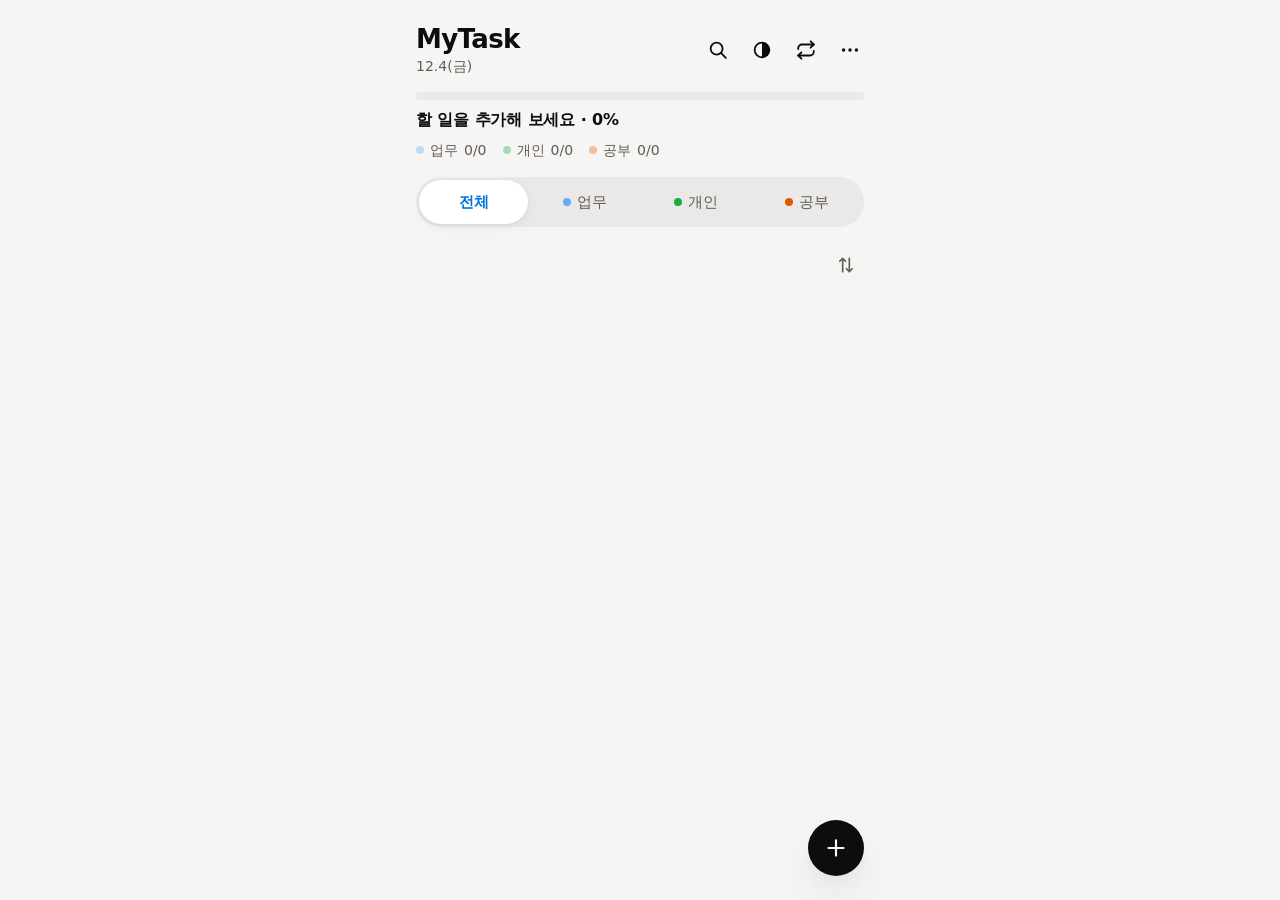
<file: index.html>
<!doctype html>
<html lang="ko">
  <head>
    <meta charset="utf-8" />
    <meta name="viewport" content="width=device-width, initial-scale=1, viewport-fit=cover" />
    <meta name="color-scheme" content="light dark" />
    <!-- 주소창·상태 표시줄 색: 바탕색과 같게 (다크 모드면 어두운 바탕색) -->
    <meta name="theme-color" content="#f6f5f4" media="(prefers-color-scheme: light)" />
    <meta name="theme-color" content="#191919" media="(prefers-color-scheme: dark)" />
    <meta name="description" content="매일 10~20개의 할 일을 관리하는 개인용 앱" />
    <title>MyTask</title>

    <!-- PWA: 홈 화면 추가·오프라인 (TRD 5.8) -->
    <link rel="manifest" href="./manifest.webmanifest" />
    <link rel="icon" href="./assets/icons/icon.svg" type="image/svg+xml" />
    <link rel="icon" href="./assets/icons/icon-192.png" type="image/png" sizes="192x192" />
    <!-- iPhone 홈 화면용 (iOS는 manifest 아이콘 대신 이것을 써요) -->
    <link rel="apple-touch-icon" href="./assets/icons/apple-touch-icon.png" />
    <meta name="apple-mobile-web-app-title" content="MyTask" />
    <meta name="mobile-web-app-capable" content="yes" />
    <meta name="apple-mobile-web-app-capable" content="yes" />
    <meta name="apple-mobile-web-app-status-bar-style" content="default" />
    <!-- 화면을 그리기 전에 저장된 화면 모드를 적용해요 (깜빡임 방지, PRD F12).
         js/ui/theme.js와 같은 규칙: 다크를 골랐거나, '시스템'인데 시스템이 다크면 data-theme="dark" -->
    <script>
      (function () {
        var theme = "system";
        try {
          theme = JSON.parse(localStorage.getItem("task-manager")).settings.theme || "system";
        } catch (e) {}
        var dark = theme === "dark" || (theme !== "light" && matchMedia("(prefers-color-scheme: dark)").matches);
        document.documentElement.dataset.theme = dark ? "dark" : "light";
      })();
    </script>
    <link rel="stylesheet" href="./css/base.css" />
    <link rel="stylesheet" href="./css/layout.css" />
    <link rel="stylesheet" href="./css/components.css" />
    <script type="module" src="./js/main.js"></script>
  </head>
  <body>
    <div class="app" id="app">
      <header class="app-header">
        <div class="app-header__top">
          <!-- 버튼이 4개라 좁은 화면을 위해 날짜는 제목 아래 줄에 둬요 (TL-021) -->
          <div class="app-header__heading">
            <h1 class="app-header__title">MyTask</h1>
            <time class="app-header__date" id="today-date"></time>
          </div>
          <div class="app-header__actions">
            <!-- 검색 (PRD F13) -->
            <button type="button" class="icon-btn" id="search-button" aria-label="할 일 검색" title="할 일 검색" aria-expanded="false" aria-controls="search-bar">
              <svg viewBox="0 0 24 24" width="22" height="22" aria-hidden="true" focusable="false" fill="none" stroke="currentColor" stroke-width="2" stroke-linecap="round">
                <circle cx="10.5" cy="10.5" r="6.5" />
                <path d="M15.5 15.5L20.5 20.5" />
              </svg>
            </button>
            <!-- 화면 모드 (PRD F12): 아이콘·이름은 js/ui/theme.js가 지금 모드에 맞춰 채워요 -->
            <button type="button" class="icon-btn" id="theme-button" aria-label="화면 모드"></button>
            <!-- 반복 일정 관리 (PRD F8): 반복 할 일의 🔁 표시와 같은 모양 -->
            <button type="button" class="icon-btn" id="rules-button" aria-label="반복 일정 관리" title="반복 일정 관리">
              <svg viewBox="0 0 24 24" width="22" height="22" aria-hidden="true" focusable="false" fill="none" stroke="currentColor" stroke-width="2" stroke-linecap="round" stroke-linejoin="round">
                <path d="M17 2.5l3.5 3.5-3.5 3.5" />
                <path d="M3.5 11V10a4 4 0 0 1 4-4h13" />
                <path d="M7 21.5L3.5 18 7 14.5" />
                <path d="M20.5 13v1a4 4 0 0 1-4 4h-13" />
              </svg>
            </button>
            <!-- 더보기: 자동 분류·내보내기/가져오기·휴지통 (PRD F18, F15, F17) -->
            <button type="button" class="icon-btn" id="more-button" aria-label="더보기 (자동 분류·데이터·휴지통)" title="더보기">
              <svg viewBox="0 0 24 24" width="22" height="22" aria-hidden="true" focusable="false" fill="currentColor">
                <circle cx="5" cy="12" r="1.9" />
                <circle cx="12" cy="12" r="1.9" />
                <circle cx="19" cy="12" r="1.9" />
              </svg>
            </button>
          </div>
        </div>

        <!-- 검색창 (PRD F13): 🔍를 누르면 열려요 -->
        <div class="search-bar" id="search-bar" role="search" hidden>
          <input
            class="field__input search-bar__input"
            id="search-input"
            type="search"
            placeholder="할 일 검색"
            aria-label="할 일 검색"
            autocomplete="off"
            enterkeyhint="search"
          />
          <button type="button" class="icon-btn" id="search-close" aria-label="검색 닫기" title="검색 닫기">
            <svg viewBox="0 0 24 24" width="20" height="20" aria-hidden="true" focusable="false" fill="none" stroke="currentColor" stroke-width="2" stroke-linecap="round">
              <path d="M6 6l12 12M18 6L6 18" />
            </svg>
          </button>
        </div>

        <section class="progress-panel" aria-label="오늘의 진행률">
          <div
            class="progress"
            id="progress-bar"
            role="progressbar"
            aria-label="오늘의 진행률"
            aria-valuemin="0"
            aria-valuemax="100"
            aria-valuenow="0"
          >
            <div class="progress__fill" id="progress-fill"></div>
          </div>
          <p class="progress-panel__text" id="progress-text"></p>
          <ul class="category-stats" id="category-stats" aria-label="카테고리별 진행률"></ul>
          <p class="banner" id="celebration" role="status" hidden>🎉 오늘 할 일을 모두 끝냈어요!</p>
        </section>

        <div class="filters" id="filters" role="group" aria-label="카테고리 필터"></div>
      </header>

      <main class="app-main" id="lists">
        <!-- 목록 도구 줄: 왼쪽 검색 결과 수(F13), 오른쪽 정렬 아이콘(F14, TL-022) -->
        <div class="list-toolbar">
          <p class="list-toolbar__info" id="search-info" role="status" hidden></p>
          <div class="sort-control">
            <button
              type="button"
              class="sort-button"
              id="sort-button"
              aria-haspopup="menu"
              aria-expanded="false"
              aria-controls="sort-menu"
              aria-label="정렬: 직접 정렬"
              title="정렬"
            >
              <!-- 위·아래 화살표 (헤더 아이콘과 같은 선 굵기) -->
              <svg viewBox="0 0 24 24" width="20" height="20" aria-hidden="true" focusable="false" fill="none" stroke="currentColor" stroke-width="2" stroke-linecap="round" stroke-linejoin="round">
                <path d="M8 4v16M4.5 7.5L8 4l3.5 3.5" />
                <path d="M16 20V4M12.5 16.5L16 20l3.5-3.5" />
              </svg>
              <!-- 직접 정렬이 아닐 때만 정렬 이름이 보여요 -->
              <span class="sort-button__label" id="sort-label" hidden></span>
            </button>
            <ul class="sort-menu" id="sort-menu" role="menu" aria-label="정렬" hidden></ul>
          </div>
        </div>
        <ul class="todo-list" id="active-list" aria-label="할 일"></ul>
        <p class="empty-message" id="empty-message" hidden></p>
        <!-- 드래그 손잡이 안내와 옮긴 결과: 화면 읽기 프로그램용 (TRD 7장) -->
        <p class="sr-only" id="drag-hint">끌어서 옮기거나, 위·아래 화살표 키로 한 칸씩 옮겨요</p>
        <!-- 순서 옮김·화면 모드 바꿈 등의 결과를 화면 읽기 프로그램에 알려요 -->
        <p class="sr-only" id="live-status" aria-live="polite"></p>

        <section class="done-section" id="done-section" aria-labelledby="done-heading" hidden>
          <h2 class="section-divider" id="done-heading">완료 (<span id="done-count">0</span>)</h2>
          <ul class="todo-list" id="done-list" aria-label="완료한 할 일"></ul>
        </section>

        <details class="prev-section" id="prev-section" hidden>
          <summary class="section-divider prev-section__summary">
            이전에 완료한 항목 (<span id="prev-count">0</span>)
          </summary>
          <ul class="todo-list" id="prev-list" aria-label="이전에 완료한 할 일"></ul>
        </details>

        <div class="list-actions">
          <button type="button" class="btn btn--text" id="clear-completed" hidden>
            완료한 항목 모두 지우기
          </button>
        </div>
      </main>

      <button type="button" class="fab" id="add-button" aria-label="할 일 추가">
        <!-- 헤더 아이콘과 같은 선 굵기(2)의 + -->
        <svg viewBox="0 0 24 24" width="26" height="26" aria-hidden="true" focusable="false">
          <path d="M12 5v14M5 12h14" fill="none" stroke="currentColor" stroke-width="2" stroke-linecap="round" />
        </svg>
      </button>
    </div>

    <section class="rules-view" id="rules-view" role="dialog" aria-modal="true" aria-labelledby="rules-title" hidden>
      <header class="rules-view__header">
        <button type="button" class="icon-btn" id="rules-close" aria-label="닫기">
          <svg viewBox="0 0 24 24" width="24" height="24" aria-hidden="true" focusable="false">
            <path d="M15 5l-7 7 7 7" fill="none" stroke="currentColor" stroke-width="2.4" stroke-linecap="round" stroke-linejoin="round" />
          </svg>
        </button>
        <h2 class="rules-view__title" id="rules-title">반복 일정 관리</h2>
      </header>
      <div class="rules-view__body">
        <ul class="rule-list" id="rule-list" aria-label="반복 일정"></ul>
        <p class="empty-message" id="rules-empty">아직 반복 일정이 없어요</p>
        <p class="rules-view__hint">반복 일정을 고치면 다음에 생기는 할 일부터 바뀌어요. 지워도 이미 생긴 할 일은 남아요.</p>
        <button type="button" class="btn btn--primary btn--block" id="rules-add">+ 새 반복 일정</button>
      </div>
    </section>

    <!-- 더보기 (PRD F18 자동 분류, F15 내보내기·가져오기, F17 휴지통). 정렬은 목록 위 아이콘으로 옮겼어요 (TL-022) -->
    <section class="rules-view more-view" id="more-view" role="dialog" aria-modal="true" aria-labelledby="more-title" hidden>
      <header class="rules-view__header">
        <button type="button" class="icon-btn" id="more-close" aria-label="닫기">
          <svg viewBox="0 0 24 24" width="24" height="24" aria-hidden="true" focusable="false">
            <path d="M15 5l-7 7 7 7" fill="none" stroke="currentColor" stroke-width="2.4" stroke-linecap="round" stroke-linejoin="round" />
          </svg>
        </button>
        <h2 class="rules-view__title" id="more-title">더보기</h2>
      </header>
      <div class="rules-view__body">
        <section class="more-section" aria-labelledby="auto-title">
          <h3 class="section-divider" id="auto-title">자동 분류</h3>
          <label class="switch-row">
            <span class="switch-row__text">
              <span class="switch-row__label">키워드로 카테고리 자동 선택</span>
              <span class="switch-row__hint">할 일을 추가할 때 내용에 키워드가 있으면 카테고리를 골라 줘요</span>
            </span>
            <input type="checkbox" class="switch" id="auto-enabled" role="switch" />
          </label>
          <fieldset class="keyword-fields" id="keyword-fields">
            <legend class="sr-only">카테고리별 키워드</legend>
          </fieldset>
          <p class="field__warning" id="keyword-conflicts" role="status" hidden></p>
          <p class="rules-view__hint">쉼표로 구분해요. 입력을 마치면(다른 곳을 누르면) 저장돼요. 직접 고른 카테고리가 언제나 우선이에요.</p>
          <button type="button" class="btn btn--text" id="keywords-reset">기본 키워드로 되돌리기</button>
        </section>

        <section class="more-section" aria-labelledby="data-title">
          <h3 class="section-divider" id="data-title">데이터</h3>
          <div class="more-actions">
            <button type="button" class="btn btn--ghost btn--block" id="export-button">JSON으로 내보내기</button>
            <button type="button" class="btn btn--ghost btn--block" id="import-button">JSON 가져오기</button>
            <input type="file" id="import-file" accept=".json,application/json" hidden />
          </div>
          <p class="rules-view__hint">가져오면 지금 데이터가 가져온 파일로 바뀌어요. 바뀌기 전 데이터는 자동으로 백업해 두고, 바로 되돌릴 수 있어요.</p>
        </section>

        <section class="more-section" aria-labelledby="trash-title">
          <h3 class="section-divider" id="trash-title">휴지통 (<span id="trash-count">0</span>)</h3>
          <ul class="rule-list" id="trash-list" aria-label="지운 항목"></ul>
          <p class="empty-message" id="trash-empty">휴지통이 비어 있어요</p>
          <p class="rules-view__hint">지운 할 일·반복 일정은 30일 동안(최대 100개) 여기 남아요.</p>
          <button type="button" class="btn btn--text" id="trash-empty-button" hidden>휴지통 비우기</button>
        </section>
      </div>
    </section>

    <div class="sheet-backdrop" id="sheet-backdrop"></div>
    <section
      class="sheet"
      id="todo-sheet"
      role="dialog"
      aria-modal="true"
      aria-labelledby="sheet-title"
      inert
    >
      <form class="sheet__form" id="todo-form" novalidate>
        <h2 class="sheet__title" id="sheet-title">할 일 추가</h2>

        <div class="field">
          <label class="field__label" for="todo-text">할 일</label>
          <input
            class="field__input"
            id="todo-text"
            name="text"
            type="text"
            maxlength="100"
            autocomplete="off"
            enterkeyhint="done"
            placeholder="무엇을 할까요?"
          />
          <p class="field__count" aria-live="polite"><span id="todo-count">0</span>/100</p>
          <!-- 중복 확인 (PRD F16): 막지 않고 알려만 줘요 -->
          <p class="field__warning" id="dup-warning" role="status" hidden></p>
        </div>

        <fieldset class="field field--choices">
          <legend class="field__label">카테고리</legend>
          <div class="chips" id="sheet-categories"></div>
          <!-- 키워드 자동 분류 안내 (PRD F18) -->
          <p class="field__hint" id="auto-category-hint" role="status" hidden></p>
        </fieldset>

        <fieldset class="field field--choices" id="repeat-field">
          <legend class="field__label">반복</legend>
          <div class="chips chips--4" id="repeat-types"></div>
          <div class="chips chips--days" id="repeat-days" role="group" aria-label="반복할 요일" hidden></div>
        </fieldset>

        <!-- 반복으로 생긴 할 일을 수정할 때만 보여요 (TRD 5.9) -->
        <p class="repeat-note" id="repeat-note" hidden></p>

        <div class="sheet__actions">
          <button type="button" class="btn btn--danger" id="sheet-delete" hidden>삭제</button>
          <span class="sheet__spacer"></span>
          <button type="button" class="btn btn--ghost" data-sheet-close>취소</button>
          <button type="submit" class="btn btn--primary" id="sheet-save" disabled>저장</button>
        </div>
      </form>
    </section>
    <!-- 짧은 알림 + 되돌리기 (PRD F17). 화면 읽기 프로그램에도 읽혀요 -->
    <div class="toast" id="toast" role="status" aria-live="polite">
      <span class="toast__message" id="toast-message"></span>
      <button type="button" class="toast__action" id="toast-action" hidden></button>
    </div>
  </body>
</html>
</file>
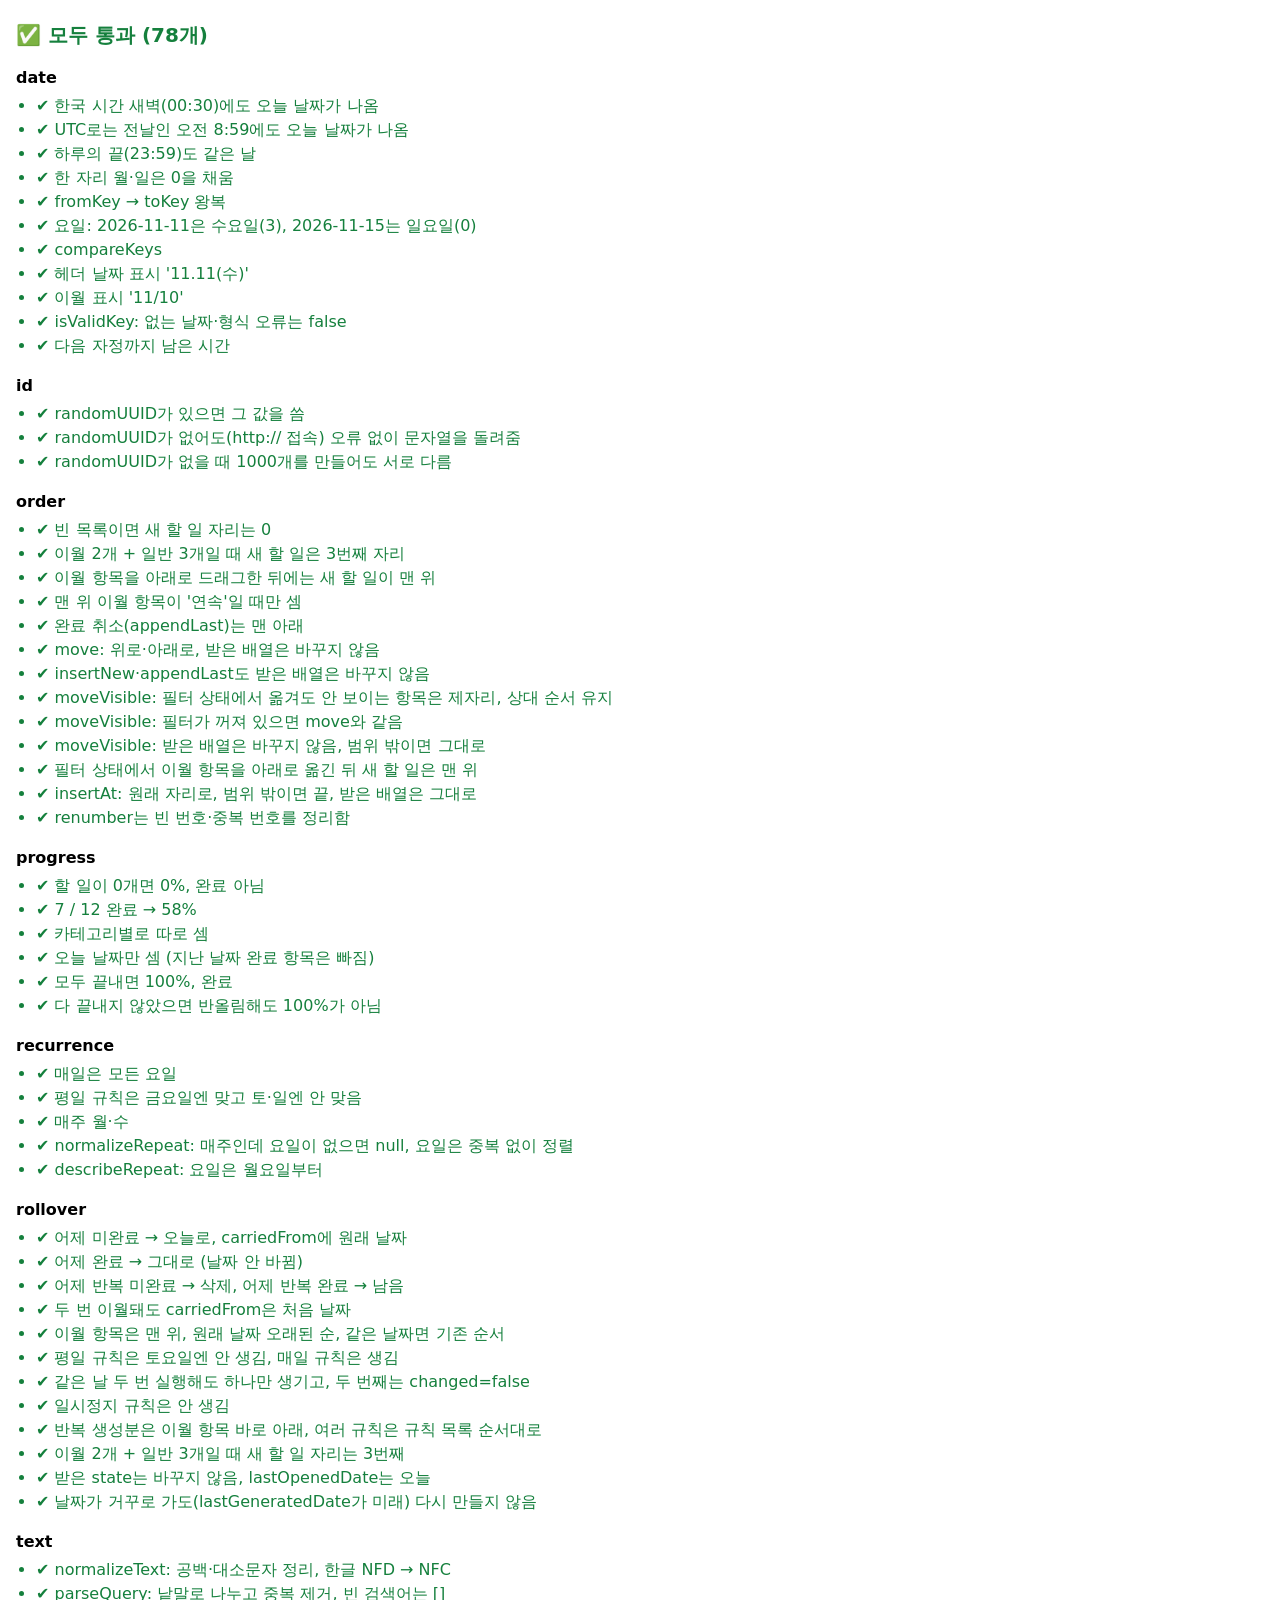
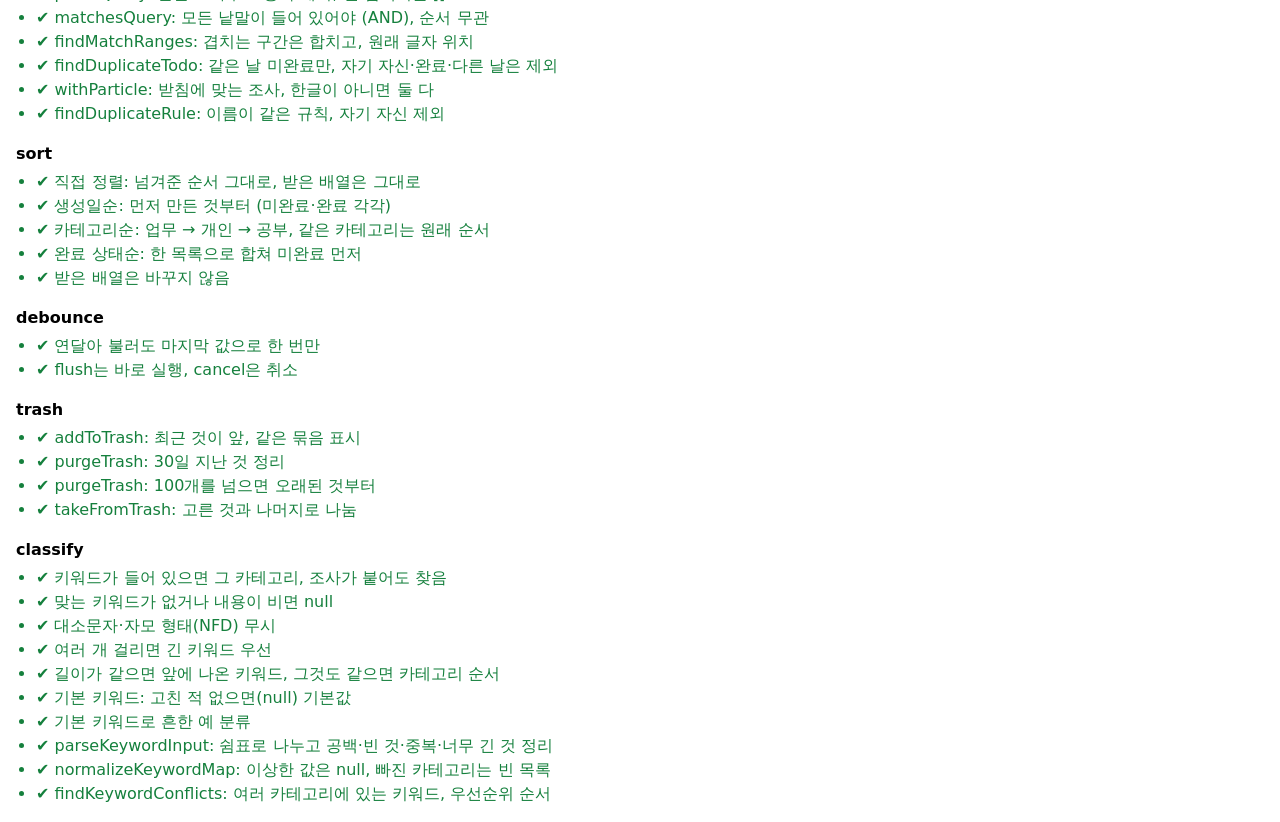
<file: tests/core.test.html>
<!doctype html>
<html lang="ko">
  <head>
    <meta charset="utf-8" />
    <meta name="viewport" content="width=device-width, initial-scale=1" />
    <title>core 테스트</title>
    <link rel="icon" href="data:," />
    <style>
      body { font-family: system-ui, sans-serif; margin: 16px; line-height: 1.5; }
      #summary { font-size: 1.25rem; font-weight: 700; margin-bottom: 12px; }
      .pass { color: #15803d; }
      .fail { color: #b91c1c; }
      h2 { font-size: 1rem; margin: 16px 0 4px; }
      ul { margin: 0; padding-left: 20px; }
      pre { margin: 2px 0 6px; white-space: pre-wrap; font-size: 0.8125rem; }
    </style>
  </head>
  <body>
    <p id="summary">실행 중…</p>
    <div id="results"></div>

    <script type="module">
      import {
        toKey, todayKey, fromKey, weekdayOf, compareKeys, formatHeaderDate,
        formatMonthDay, isValidKey, msUntilNextMidnight,
      } from "../js/core/date.js";
      import { matches, normalizeRepeat, describeRepeat } from "../js/core/recurrence.js";
      import { runRollover } from "../js/core/rollover.js";
      import { normalizeText, parseQuery, matchesQuery, findMatchRanges, findDuplicateTodo, findDuplicateRule, withParticle } from "../js/core/text.js";
      import { sortForView } from "../js/core/sort.js";
      import { debounce } from "../js/core/debounce.js";
      import { addToTrash, purgeTrash, takeFromTrash } from "../js/core/trash.js";
      import { classify, effectiveKeywords, parseKeywordInput, normalizeKeywordMap, findKeywordConflicts } from "../js/core/classify.js";
      import { DEFAULT_CATEGORY_KEYWORDS } from "../js/constants.js";
      import { createId } from "../js/core/id.js";
      import { insertIndex, insertNew, insertAt, appendLast, move, moveVisible, renumber } from "../js/core/order.js";
      import { calcProgress, toPercent } from "../js/core/progress.js";

      // ---------- 아주 작은 테스트 도구 ----------
      const results = [];
      let group = "";
      const describe = (name, fn) => { group = name; fn(); };
      function test(name, fn) {
        try {
          fn();
          results.push({ group, name, ok: true });
        } catch (error) {
          results.push({ group, name, ok: false, message: error.message });
        }
      }
      function eq(actual, expected, label = "") {
        const a = JSON.stringify(actual);
        const e = JSON.stringify(expected);
        if (a !== e) throw new Error(`${label ? label + ": " : ""}기대 ${e}, 실제 ${a}`);
      }
      function ok(value, label = "참이어야 해요") {
        if (!value) throw new Error(label);
      }

      // 테스트용 할 일 (필요한 필드만)
      const todo = (id, carriedFrom = null) => ({ id, carriedFrom, order: -1 });
      const ids = (list) => list.map((t) => t.id);
      const orders = (list) => list.map((t) => t.order);
      const isContinuous = (list) => list.every((t, i) => t.order === i);

      // ---------- date ----------
      describe("date", () => {
        test("한국 시간 새벽(00:30)에도 오늘 날짜가 나옴", () => {
          eq(toKey(new Date(2026, 10, 11, 0, 30)), "2026-11-11");
        });
        test("UTC로는 전날인 오전 8:59에도 오늘 날짜가 나옴", () => {
          eq(todayKey(new Date(2026, 10, 11, 8, 59)), "2026-11-11");
        });
        test("하루의 끝(23:59)도 같은 날", () => {
          eq(toKey(new Date(2026, 10, 11, 23, 59, 59)), "2026-11-11");
        });
        test("한 자리 월·일은 0을 채움", () => {
          eq(toKey(new Date(2026, 0, 5)), "2026-01-05");
        });
        test("fromKey → toKey 왕복", () => {
          eq(toKey(fromKey("2026-02-28")), "2026-02-28");
        });
        test("요일: 2026-11-11은 수요일(3), 2026-11-15는 일요일(0)", () => {
          eq(weekdayOf("2026-11-11"), 3);
          eq(weekdayOf("2026-11-15"), 0);
        });
        test("compareKeys", () => {
          ok(compareKeys("2026-11-10", "2026-11-11") < 0, "어제 < 오늘");
          ok(compareKeys("2026-12-01", "2026-11-30") > 0, "12월 > 11월");
          eq(compareKeys("2026-11-11", "2026-11-11"), 0);
        });
        test("헤더 날짜 표시 '11.11(수)'", () => {
          eq(formatHeaderDate("2026-11-11"), "11.11(수)");
          eq(formatHeaderDate("2026-01-04"), "1.4(일)");
        });
        test("이월 표시 '11/10'", () => {
          eq(formatMonthDay("2026-11-10"), "11/10");
          eq(formatMonthDay("2026-01-05"), "1/5");
        });
        test("isValidKey: 없는 날짜·형식 오류는 false", () => {
          eq(isValidKey("2026-11-12"), true);
          eq(isValidKey("2026-02-30"), false);
          eq(isValidKey("2026-1-5"), false);
          eq(isValidKey("내일"), false);
          eq(isValidKey(null), false);
        });
        test("다음 자정까지 남은 시간", () => {
          eq(msUntilNextMidnight(new Date(2026, 10, 11, 23, 59, 0)), 60 * 1000);
          eq(msUntilNextMidnight(new Date(2026, 10, 11, 0, 0, 0)), 24 * 60 * 60 * 1000);
          eq(msUntilNextMidnight(new Date(2026, 11, 31, 23, 0, 0)), 60 * 60 * 1000, "연말");
        });
      });

      // ---------- id ----------
      describe("id", () => {
        test("randomUUID가 있으면 그 값을 씀", () => {
          eq(createId({ randomUUID: () => "uuid-1" }), "uuid-1");
        });
        test("randomUUID가 없어도(http:// 접속) 오류 없이 문자열을 돌려줌", () => {
          const id = createId(undefined);
          ok(typeof id === "string" && id.length > 5, "문자열이어야 해요");
          eq(typeof createId({}), "string");
        });
        test("randomUUID가 없을 때 1000개를 만들어도 서로 다름", () => {
          const set = new Set();
          for (let i = 0; i < 1000; i += 1) set.add(createId(undefined));
          eq(set.size, 1000);
        });
      });

      // ---------- order ----------
      describe("order", () => {
        test("빈 목록이면 새 할 일 자리는 0", () => {
          eq(insertIndex([]), 0);
          eq(ids(renumber(insertNew([], todo("n")))), ["n"]);
        });
        test("이월 2개 + 일반 3개일 때 새 할 일은 3번째 자리", () => {
          const list = [todo("c1", "2026-11-09"), todo("c2", "2026-11-10"), todo("a"), todo("b"), todo("c")];
          eq(insertIndex(list), 2);
          const next = renumber(insertNew(list, todo("new")));
          eq(ids(next), ["c1", "c2", "new", "a", "b", "c"]);
          ok(isContinuous(next), "order가 0부터 빈틈없이 이어져야 해요");
        });
        test("이월 항목을 아래로 드래그한 뒤에는 새 할 일이 맨 위", () => {
          const list = renumber([todo("c1", "2026-11-10"), todo("a"), todo("b")]);
          const dragged = renumber(move(list, 0, 2));
          eq(ids(dragged), ["a", "b", "c1"]);
          eq(insertIndex(dragged), 0);
          const next = renumber(insertNew(dragged, todo("new")));
          eq(ids(next), ["new", "a", "b", "c1"]);
          ok(isContinuous(next));
        });
        test("맨 위 이월 항목이 '연속'일 때만 셈", () => {
          const list = [todo("c1", "2026-11-10"), todo("a"), todo("c2", "2026-11-10")];
          eq(insertIndex(list), 1);
        });
        test("완료 취소(appendLast)는 맨 아래", () => {
          const list = renumber([todo("c1", "2026-11-10"), todo("a"), todo("b")]);
          const next = renumber(appendLast(list, todo("undone")));
          eq(ids(next), ["c1", "a", "b", "undone"]);
          ok(isContinuous(next));
        });
        test("move: 위로·아래로, 받은 배열은 바꾸지 않음", () => {
          const list = [todo("a"), todo("b"), todo("c"), todo("d")];
          eq(ids(move(list, 3, 0)), ["d", "a", "b", "c"]);
          eq(ids(move(list, 0, 2)), ["b", "c", "a", "d"]);
          eq(ids(move(list, 1, 99)), ["a", "c", "d", "b"]);
          eq(ids(list), ["a", "b", "c", "d"], "원본");
        });
        test("insertNew·appendLast도 받은 배열은 바꾸지 않음", () => {
          const list = [todo("a")];
          insertNew(list, todo("x"));
          appendLast(list, todo("y"));
          eq(ids(list), ["a"]);
        });
        test("moveVisible: 필터 상태에서 옮겨도 안 보이는 항목은 제자리, 상대 순서 유지", () => {
          // w = 업무(보임), p = 개인(안 보임)
          const list = ["w1", "p1", "w2", "p2", "w3", "p3"].map((id) => todo(id));
          const isWork = (t) => t.id.startsWith("w");
          const next = renumber(moveVisible(list, isWork, 2, 0)); // 보이는 것 중 3번째(w3)를 맨 위로
          eq(ids(next), ["w3", "p1", "w1", "p2", "w2", "p3"]);
          eq(ids(next.filter((t) => !isWork(t))), ["p1", "p2", "p3"], "안 보이는 항목 순서");
          eq(next.filter((t) => !isWork(t)).map((t) => list.indexOf(t)), [1, 3, 5], "안 보이는 항목 자리");
          ok(isContinuous(next));
        });
        test("moveVisible: 필터가 꺼져 있으면 move와 같음", () => {
          const list = ["a", "b", "c", "d"].map((id) => todo(id));
          eq(ids(moveVisible(list, () => true, 0, 3)), ids(move(list, 0, 3)));
        });
        test("moveVisible: 받은 배열은 바꾸지 않음, 범위 밖이면 그대로", () => {
          const list = ["w1", "p1", "w2"].map((id) => todo(id));
          const isWork = (t) => t.id.startsWith("w");
          eq(ids(moveVisible(list, isWork, 5, 0)), ["w1", "p1", "w2"]);
          moveVisible(list, isWork, 0, 1);
          eq(ids(list), ["w1", "p1", "w2"]);
        });
        test("필터 상태에서 이월 항목을 아래로 옮긴 뒤 새 할 일은 맨 위", () => {
          const list = renumber([todo("c1", "2026-11-10"), todo("w1"), todo("p1")]);
          const isWork = (t) => t.id !== "p1";
          const dragged = renumber(moveVisible(list, isWork, 0, 1)); // 보이는 [c1, w1] → [w1, c1]
          eq(ids(dragged), ["w1", "c1", "p1"]);
          eq(ids(renumber(insertNew(dragged, todo("new")))), ["new", "w1", "c1", "p1"]);
        });
        test("insertAt: 원래 자리로, 범위 밖이면 끝, 받은 배열은 그대로", () => {
          const list = [todo("a"), todo("b"), todo("c")];
          eq(ids(insertAt(list, todo("x"), 1)), ["a", "x", "b", "c"]);
          eq(ids(insertAt(list, todo("x"), 99)), ["a", "b", "c", "x"]);
          eq(ids(insertAt(list, todo("x"), -3)), ["x", "a", "b", "c"]);
          eq(ids(insertAt(list, todo("x"), undefined)), ["a", "b", "c", "x"]);
          eq(ids(list), ["a", "b", "c"]);
        });
        test("renumber는 빈 번호·중복 번호를 정리함", () => {
          const list = [{ id: "a", order: 5 }, { id: "b", order: 5 }, { id: "c", order: 9 }];
          eq(orders(renumber(list)), [0, 1, 2]);
        });
      });

      // ---------- progress ----------
      describe("progress", () => {
        const T = "2026-11-11";
        const p = (category, done, date = T) => ({ category, done, date });

        test("할 일이 0개면 0%, 완료 아님", () => {
          const r = calcProgress([], T);
          eq([r.total, r.done, r.percent, r.isComplete], [0, 0, 0, false]);
          eq(r.byCategory, { work: { total: 0, done: 0 }, personal: { total: 0, done: 0 }, study: { total: 0, done: 0 } });
        });
        test("7 / 12 완료 → 58%", () => {
          const todos = [...Array(7)].map(() => p("work", true)).concat([...Array(5)].map(() => p("work", false)));
          const r = calcProgress(todos, T);
          eq([r.done, r.total, r.percent], [7, 12, 58]);
        });
        test("카테고리별로 따로 셈", () => {
          const todos = [
            p("work", true), p("work", false), p("work", true),
            p("personal", false),
            p("study", true),
          ];
          const r = calcProgress(todos, T);
          eq(r.byCategory, { work: { total: 3, done: 2 }, personal: { total: 1, done: 0 }, study: { total: 1, done: 1 } });
          eq([r.done, r.total], [3, 5]);
        });
        test("오늘 날짜만 셈 (지난 날짜 완료 항목은 빠짐)", () => {
          const r = calcProgress([p("work", true, "2026-11-10"), p("work", false)], T);
          eq([r.done, r.total, r.percent], [0, 1, 0]);
        });
        test("모두 끝내면 100%, 완료", () => {
          const r = calcProgress([p("work", true), p("study", true)], T);
          eq([r.percent, r.isComplete], [100, true]);
        });
        test("다 끝내지 않았으면 반올림해도 100%가 아님", () => {
          eq(toPercent(199, 200), 99);
          eq(toPercent(2, 3), 67);
          eq(toPercent(1, 3), 33);
        });
      });

      // ---------- recurrence ----------
      // 2026-11-13 금, 11-14 토, 11-15 일, 11-16 월, 11-18 수
      describe("recurrence", () => {
        const rule = (type, days = []) => ({ repeat: { type, days } });
        test("매일은 모든 요일", () => {
          ok(["2026-11-13", "2026-11-14", "2026-11-15"].every((d) => matches(rule("daily"), d)));
        });
        test("평일 규칙은 금요일엔 맞고 토·일엔 안 맞음", () => {
          eq(matches(rule("weekdays"), "2026-11-13"), true);
          eq(matches(rule("weekdays"), "2026-11-14"), false);
          eq(matches(rule("weekdays"), "2026-11-15"), false);
          eq(matches(rule("weekdays"), "2026-11-16"), true);
        });
        test("매주 월·수", () => {
          const r = rule("weekly", [1, 3]);
          eq(["2026-11-13", "2026-11-16", "2026-11-17", "2026-11-18"].map((d) => matches(r, d)), [false, true, false, true]);
        });
        test("normalizeRepeat: 매주인데 요일이 없으면 null, 요일은 중복 없이 정렬", () => {
          eq(normalizeRepeat({ type: "weekly", days: [] }), null);
          eq(normalizeRepeat({ type: "weekly", days: ["3", 1, 3, 9] }), { type: "weekly", days: [1, 3] });
          eq(normalizeRepeat({ type: "daily", days: [1] }), { type: "daily", days: [] });
          eq(normalizeRepeat({ type: "none" }), null);
        });
        test("describeRepeat: 요일은 월요일부터", () => {
          eq(describeRepeat({ type: "daily" }), "매일");
          eq(describeRepeat({ type: "weekdays" }), "평일");
          eq(describeRepeat({ type: "weekly", days: [0, 3, 1] }), "매주 월·수·일");
        });
      });

      // ---------- rollover ----------
      describe("rollover", () => {
        const TODAY = "2026-11-14"; // 토요일
        let seq = 0;
        const deps = { createId: () => `gen-${++seq}`, now: () => "2026-11-14T00:00:00.000Z" };
        const mk = (id, date, extra = {}) => ({
          id, text: id, category: "work", date, done: false, order: 0,
          ruleId: null, carriedFrom: null, createdAt: "", completedAt: null, ...extra,
        });
        const rl = (id, type, extra = {}) => ({
          id, text: id, category: "study", repeat: { type, days: extra.days ?? [] },
          paused: false, createdAt: "", lastGeneratedDate: null, ...extra,
        });
        const st = (todos, rules = []) => ({ version: 1, todos, rules, settings: { filter: "all", lastCategory: "work", lastOpenedDate: null } });
        const activeIds = (s) => s.todos.filter((t) => t.date === TODAY && !t.done).sort((a, b) => a.order - b.order).map((t) => t.id);

        test("어제 미완료 → 오늘로, carriedFrom에 원래 날짜", () => {
          const { state } = runRollover(st([mk("a", "2026-11-13")]), TODAY, deps);
          eq([state.todos[0].date, state.todos[0].carriedFrom], [TODAY, "2026-11-13"]);
        });
        test("어제 완료 → 그대로 (날짜 안 바뀜)", () => {
          const { state } = runRollover(st([mk("a", "2026-11-13", { done: true, completedAt: "x" })]), TODAY, deps);
          eq([state.todos[0].date, state.todos[0].carriedFrom], ["2026-11-13", null]);
        });
        test("어제 반복 미완료 → 삭제, 어제 반복 완료 → 남음", () => {
          const todos = [mk("r-undone", "2026-11-13", { ruleId: "R" }), mk("r-done", "2026-11-13", { ruleId: "R", done: true })];
          const { state } = runRollover(st(todos), TODAY, deps);
          eq(state.todos.map((t) => t.id), ["r-done"]);
        });
        test("두 번 이월돼도 carriedFrom은 처음 날짜", () => {
          const { state } = runRollover(st([mk("a", "2026-11-13", { carriedFrom: "2026-11-12" })]), TODAY, deps);
          eq(state.todos[0].carriedFrom, "2026-11-12");
        });
        test("이월 항목은 맨 위, 원래 날짜 오래된 순, 같은 날짜면 기존 순서", () => {
          const todos = [
            mk("today1", TODAY, { order: 0 }),
            mk("y-second", "2026-11-13", { order: 1 }),
            mk("y-first", "2026-11-13", { order: 0 }),
            mk("old", "2026-11-12", { order: 5 }),
          ];
          const { state } = runRollover(st(todos), TODAY, deps);
          eq(activeIds(state), ["old", "y-first", "y-second", "today1"]);
          ok(state.todos.filter((t) => t.date === TODAY && !t.done).sort((a, b) => a.order - b.order).every((t, i) => t.order === i), "order 연속");
        });
        test("평일 규칙은 토요일엔 안 생김, 매일 규칙은 생김", () => {
          const { state } = runRollover(st([], [rl("weekday", "weekdays"), rl("daily", "daily")]), TODAY, deps);
          eq(state.todos.map((t) => t.ruleId), ["daily"]);
          eq(state.rules.map((r) => r.lastGeneratedDate), [null, TODAY]);
        });
        test("같은 날 두 번 실행해도 하나만 생기고, 두 번째는 changed=false", () => {
          const first = runRollover(st([mk("a", "2026-11-13")], [rl("daily", "daily")]), TODAY, deps);
          const second = runRollover(first.state, TODAY, deps);
          eq(second.state.todos.filter((t) => t.ruleId === "daily").length, 1);
          eq(second.changed, false);
          eq(JSON.stringify(second.state), JSON.stringify(first.state));
        });
        test("일시정지 규칙은 안 생김", () => {
          const { state } = runRollover(st([], [rl("daily", "daily", { paused: true })]), TODAY, deps);
          eq(state.todos.length, 0);
        });
        test("반복 생성분은 이월 항목 바로 아래, 여러 규칙은 규칙 목록 순서대로", () => {
          const todos = [mk("c1", "2026-11-12"), mk("c2", "2026-11-13"), mk("n1", TODAY, { order: 0 })];
          seq = 0;
          const { state } = runRollover(st(todos, [rl("R1", "daily"), rl("R2", "daily")]), TODAY, deps);
          const ids = activeIds(state).map((id) => state.todos.find((t) => t.id === id).ruleId ?? id);
          eq(ids, ["c1", "c2", "R1", "R2", "n1"]);
        });
        test("이월 2개 + 일반 3개일 때 새 할 일 자리는 3번째", () => {
          const todos = [mk("c1", "2026-11-12"), mk("c2", "2026-11-13"), mk("a", TODAY, { order: 0 }), mk("b", TODAY, { order: 1 }), mk("c", TODAY, { order: 2 })];
          const { state } = runRollover(st(todos), TODAY, deps);
          const list = state.todos.filter((t) => t.date === TODAY && !t.done).sort((a, b) => a.order - b.order);
          eq(insertIndex(list), 2);
          eq(insertNew(list, { id: "new", carriedFrom: null }).map((t) => t.id), ["c1", "c2", "new", "a", "b", "c"]);
        });
        test("받은 state는 바꾸지 않음, lastOpenedDate는 오늘", () => {
          const input = st([mk("a", "2026-11-13")], [rl("daily", "daily")]);
          const before = JSON.stringify(input);
          const { state } = runRollover(input, TODAY, deps);
          eq(JSON.stringify(input), before);
          eq(state.settings.lastOpenedDate, TODAY);
        });
        test("날짜가 거꾸로 가도(lastGeneratedDate가 미래) 다시 만들지 않음", () => {
          const { state } = runRollover(st([], [rl("daily", "daily", { lastGeneratedDate: "2026-11-20" })]), TODAY, deps);
          eq(state.todos.length, 0);
        });
      });

      // ---------- text (검색·중복 확인) ----------
      describe("text", () => {
        test("normalizeText: 공백·대소문자 정리, 한글 NFD → NFC", () => {
          eq(normalizeText("  Hello   World "), "hello world");
          const nfd = "보고서".normalize("NFD");
          ok(nfd.length !== 3, "NFD는 자모가 풀려 있어야 해요");
          eq(normalizeText(nfd), "보고서");
        });
        test("parseQuery: 낱말로 나누고 중복 제거, 빈 검색어는 []", () => {
          eq(parseQuery("  보고서   메일 보고서 "), ["보고서", "메일"]);
          eq(parseQuery("   "), []);
        });
        test("matchesQuery: 모든 낱말이 들어 있어야 (AND), 순서 무관", () => {
          eq(matchesQuery("월요일 보고서 메일 보내기", parseQuery("메일 보고서")), true);
          eq(matchesQuery("월요일 보고서", parseQuery("보고서 메일")), false);
          eq(matchesQuery("Report", parseQuery("rep")), true);
          eq(matchesQuery("아무거나", []), true);
        });
        test("findMatchRanges: 겹치는 구간은 합치고, 원래 글자 위치", () => {
          eq(findMatchRanges("Report 보고서 report", ["report"]), [{ start: 0, end: 6 }, { start: 11, end: 17 }]);
          eq(findMatchRanges("abcdef", ["bcd", "cde"]), [{ start: 1, end: 5 }]);
          eq(findMatchRanges("abc", []), []);
        });
        test("findDuplicateTodo: 같은 날 미완료만, 자기 자신·완료·다른 날은 제외", () => {
          const todos = [
            { id: "a", text: "보고서 마무리", date: "2026-11-16", done: false },
            { id: "b", text: "장보기", date: "2026-11-16", done: true },
            { id: "c", text: "운동", date: "2026-11-15", done: false },
          ];
          eq(findDuplicateTodo(todos, " 보고서  마무리 ", { date: "2026-11-16" })?.id, "a");
          eq(findDuplicateTodo(todos, "보고서 마무리", { date: "2026-11-16", excludeId: "a" }), null);
          eq(findDuplicateTodo(todos, "장보기", { date: "2026-11-16" }), null, "완료한 것은 중복 아님");
          eq(findDuplicateTodo(todos, "운동", { date: "2026-11-16" }), null, "다른 날");
          eq(findDuplicateTodo(todos, "   ", { date: "2026-11-16" }), null);
        });
        test("withParticle: 받침에 맞는 조사, 한글이 아니면 둘 다", () => {
          eq([withParticle("업무", "을", "를"), withParticle("개인", "을", "를"), withParticle("공부", "이", "가")], ["업무를", "개인을", "공부가"]);
          eq(withParticle("영어", "은", "는"), "영어는");
          eq(withParticle("Meeting", "은", "는"), "Meeting은(는)");
        });
        test("findDuplicateRule: 이름이 같은 규칙, 자기 자신 제외", () => {
          const rules = [{ id: "r1", text: "영단어 30개" }];
          eq(findDuplicateRule(rules, "영단어  30개")?.id, "r1");
          eq(findDuplicateRule(rules, "영단어 30개", { excludeId: "r1" }), null);
        });
      });

      // ---------- sort (보기 정렬) ----------
      describe("sort", () => {
        const t = (id, category, createdAt) => ({ id, category, createdAt });
        const active = [t("a", "study", "2026-11-03"), t("b", "work", "2026-11-01"), t("c", "personal", "2026-11-02"), t("d", "work", "2026-11-04")];
        const done = [t("x", "personal", "2026-11-05"), t("y", "work", "2026-11-01")];
        const ids = (l) => l.map((x) => x.id);
        test("직접 정렬: 넘겨준 순서 그대로, 받은 배열은 그대로", () => {
          const r = sortForView(active, done, "manual");
          eq([r.merged, ids(r.active), ids(r.done)], [false, ["a", "b", "c", "d"], ["x", "y"]]);
          ok(r.active !== active, "새 배열");
        });
        test("생성일순: 먼저 만든 것부터 (미완료·완료 각각)", () => {
          const r = sortForView(active, done, "created");
          eq([ids(r.active), ids(r.done)], [["b", "c", "a", "d"], ["y", "x"]]);
        });
        test("카테고리순: 업무 → 개인 → 공부, 같은 카테고리는 원래 순서", () => {
          const r = sortForView(active, done, "category");
          eq([ids(r.active), ids(r.done)], [["b", "d", "c", "a"], ["y", "x"]]);
        });
        test("완료 상태순: 한 목록으로 합쳐 미완료 먼저", () => {
          const r = sortForView(active, done, "status");
          eq([r.merged, ids(r.active), ids(r.done)], [true, ["a", "b", "c", "d", "x", "y"], []]);
        });
        test("받은 배열은 바꾸지 않음", () => {
          const before = ids(active);
          sortForView(active, done, "created");
          sortForView(active, done, "category");
          eq(ids(active), before);
        });
      });

      // ---------- debounce ----------
      describe("debounce", () => {
        // 가짜 타이머: 시간을 직접 넘겨요
        const fake = () => {
          let now = 0, seq = 0;
          const timers = new Map();
          return {
            set: (fn, ms) => { const id = ++seq; timers.set(id, { fn, at: now + ms }); return id; },
            clear: (id) => timers.delete(id),
            tick(ms) { now += ms; for (const [id, t] of [...timers]) if (t.at <= now) { timers.delete(id); t.fn(); } },
          };
        };
        test("연달아 불러도 마지막 값으로 한 번만", () => {
          const clock = fake(); const calls = [];
          const d = debounce((v) => calls.push(v), 150, clock);
          d("ㄱ"); clock.tick(100); d("가"); clock.tick(100); d("강"); clock.tick(149);
          eq(calls, []);
          clock.tick(1);
          eq(calls, ["강"]);
        });
        test("flush는 바로 실행, cancel은 취소", () => {
          const clock = fake(); const calls = [];
          const d = debounce((v) => calls.push(v), 150, clock);
          d("a"); d.flush();
          eq(calls, ["a"]);
          d.flush(); // 기다리는 것이 없으면 아무 일 없음
          d("b"); d.cancel(); clock.tick(500);
          eq(calls, ["a"]);
        });
      });

      // ---------- trash (휴지통) ----------
      describe("trash", () => {
        const NOW = "2026-11-16T09:00:00.000Z";
        let n = 0; const createId = () => "e" + ++n;
        test("addToTrash: 최근 것이 앞, 같은 묶음 표시", () => {
          const t1 = addToTrash([], "todo", [{ id: "a" }], { batchId: "b1", now: "2026-11-15T00:00:00.000Z", createId });
          const t2 = addToTrash(t1, "todo", [{ id: "b" }, { id: "c" }], { batchId: "b2", now: NOW, createId });
          eq(t2.map((e) => e.item.id), ["b", "c", "a"]);
          eq(t2.map((e) => e.batchId), ["b2", "b2", "b1"]);
          eq(t2[0].kind, "todo");
        });
        test("purgeTrash: 30일 지난 것 정리", () => {
          const old = { id: "o", kind: "todo", item: {}, deletedAt: "2026-10-16T08:59:00.000Z", batchId: "x" };
          const fresh = { id: "f", kind: "todo", item: {}, deletedAt: "2026-10-17T09:00:00.000Z", batchId: "y" };
          eq(purgeTrash([old, fresh], NOW).map((e) => e.id), ["f"]);
        });
        test("purgeTrash: 100개를 넘으면 오래된 것부터", () => {
          const many = Array.from({ length: 105 }, (_, i) => ({ id: "m" + i, kind: "todo", item: {}, deletedAt: new Date(Date.UTC(2026, 10, 16, 0, i)).toISOString(), batchId: "z" }));
          const kept = purgeTrash(many, NOW);
          eq(kept.length, 100);
          eq([kept[0].id, kept[99].id], ["m104", "m5"]);
        });
        test("takeFromTrash: 고른 것과 나머지로 나눔", () => {
          const trash = [{ id: "1", batchId: "a" }, { id: "2", batchId: "b" }, { id: "3", batchId: "a" }];
          const { picked, rest } = takeFromTrash(trash, (e) => e.batchId === "a");
          eq([picked.map((e) => e.id), rest.map((e) => e.id)], [["1", "3"], ["2"]]);
        });
      });

      // ---------- classify (키워드 자동 분류) ----------
      describe("classify", () => {
        const K = { work: ["회의", "보고서", "Meeting"], personal: ["운동", "장보기"], study: ["영어", "영어 회화"] };
        test("키워드가 들어 있으면 그 카테고리, 조사가 붙어도 찾음", () => {
          eq(classify("팀 회의를 준비", K), { category: "work", keyword: "회의" });
          eq(classify("저녁에 운동하기", K), { category: "personal", keyword: "운동" });
        });
        test("맞는 키워드가 없거나 내용이 비면 null", () => {
          eq(classify("물 마시기", K), null);
          eq(classify("   ", K), null);
          eq(classify("회의", null), null);
        });
        test("대소문자·자모 형태(NFD) 무시", () => {
          eq(classify("weekly MEETING", K)?.category, "work");
          eq(classify("보고서".normalize("NFD") + " 쓰기", K)?.category, "work");
        });
        test("여러 개 걸리면 긴 키워드 우선", () => {
          // "영어 회화"(5자, 공부)가 "회의"(2자, 업무)보다 길어서 이겨요
          eq(classify("영어 회화 수업 회의", K), { category: "study", keyword: "영어 회화" });
          eq(classify("보고서 운동", K), { category: "work", keyword: "보고서" });
        });
        test("길이가 같으면 앞에 나온 키워드, 그것도 같으면 카테고리 순서", () => {
          eq(classify("운동 후 회의", K)?.category, "personal");
          eq(classify("회의 후 운동", K)?.category, "work");
          eq(classify("같은말", { work: ["같은말"], study: ["같은말"] })?.category, "work");
        });
        test("기본 키워드: 고친 적 없으면(null) 기본값", () => {
          eq(effectiveKeywords(null), DEFAULT_CATEGORY_KEYWORDS);
          eq(effectiveKeywords({ enabled: true, keywords: null }), DEFAULT_CATEGORY_KEYWORDS);
          eq(effectiveKeywords({ enabled: true, keywords: K }), K);
          ok(Object.values(DEFAULT_CATEGORY_KEYWORDS).flat().every((k) => k.length >= 2), "기본 키워드는 두 글자 이상");
        });
        test("기본 키워드로 흔한 예 분류", () => {
          const D = DEFAULT_CATEGORY_KEYWORDS;
          eq(["팀 회의 자료", "엄마 생일 선물", "영단어 30개", "책상 정리"].map((t) => classify(t, D)?.category ?? null), ["work", "personal", "study", null]);
        });
        test("parseKeywordInput: 쉼표로 나누고 공백·빈 것·중복·너무 긴 것 정리", () => {
          eq(parseKeywordInput(" 회의 ,, 미팅,회의 , Meeting, meeting ,  보고  서 "), ["회의", "미팅", "Meeting", "보고 서"]);
          eq(parseKeywordInput("가".repeat(21) + ",정상"), ["정상"]);
          eq(parseKeywordInput(""), []);
          eq(parseKeywordInput(Array.from({ length: 60 }, (_, i) => "k" + i).join(",")).length, 50);
        });
        test("normalizeKeywordMap: 이상한 값은 null, 빠진 카테고리는 빈 목록", () => {
          eq(normalizeKeywordMap(null), null);
          eq(normalizeKeywordMap([1, 2]), null);
          eq(normalizeKeywordMap({ work: [" 회의 ", 3, "회의"] }), { work: ["회의"], personal: [], study: [] });
        });
        test("findKeywordConflicts: 여러 카테고리에 있는 키워드, 우선순위 순서", () => {
          eq(findKeywordConflicts({ work: ["영어", "회의"], personal: [], study: ["영어"] }), [{ keyword: "영어", categories: ["work", "study"] }]);
          eq(findKeywordConflicts(DEFAULT_CATEGORY_KEYWORDS), [], "기본 키워드에는 겹치는 것이 없어야 해요");
        });
      });

      // ---------- 결과 표시 ----------
      const failed = results.filter((r) => !r.ok);
      const summary = failed.length === 0
        ? `✅ 모두 통과 (${results.length}개)`
        : `❌ ${failed.length}개 실패 / 전체 ${results.length}개`;

      results.forEach((r) => {
        const line = `${r.ok ? "✔" : "✘"} [${r.group}] ${r.name}${r.ok ? "" : " — " + r.message}`;
        (r.ok ? console.log : console.error)(line);
      });

      if (typeof document !== "undefined") {
        document.title = (failed.length === 0 ? "✅ " : "❌ ") + "core 테스트";
        const summaryEl = document.getElementById("summary");
        summaryEl.textContent = summary;
        summaryEl.className = failed.length === 0 ? "pass" : "fail";

        const container = document.getElementById("results");
        for (const name of [...new Set(results.map((r) => r.group))]) {
          const h2 = document.createElement("h2");
          h2.textContent = name;
          const ul = document.createElement("ul");
          for (const r of results.filter((x) => x.group === name)) {
            const li = document.createElement("li");
            li.className = r.ok ? "pass" : "fail";
            li.textContent = `${r.ok ? "✔" : "✘"} ${r.name}`;
            if (!r.ok) {
              const pre = document.createElement("pre");
              pre.textContent = r.message;
              li.append(pre);
            }
            ul.append(li);
          }
          container.append(h2, ul);
        }
      }
      globalThis.__testSummary = { total: results.length, failed: failed.length };
    </script>
  </body>
</html>
</file>
<file: css/base.css>
/* 색·간격 변수, 리셋, 글꼴 (TRD 6장, 디자인 기준: docs/DESIGN-notion.md, TL-016)
   - 따뜻한 종이색 바탕 + 흰 카드 + 머리카락처럼 얇은 선, 아주 옅은 그림자
   - 구조를 칠하는 색은 파랑(--color-primary) 하나뿐. 카테고리 색은 작은 점(장식)에만 써요.
   다크 모드는 5단계(M8)에서 이 변수만 바꿔서 넣어요. */

:root {
  /* 바탕과 면 */
  --color-canvas: #f6f5f4; /* 따뜻한 종이색 바탕 */
  --color-surface: #ffffff; /* 카드·시트·입력창 */
  --color-hairline: #e6e6e6; /* 1px 테두리·구분선 */
  --color-input-border: #8f8a85; /* 입력창 테두리는 바탕과 3:1 이상 (TL-018) */
  --color-fill-soft: rgb(0 0 0 / 0.05); /* 눌림·세그먼트 바탕 */
  --color-backdrop: rgb(15 15 15 / 0.35);

  /* 글자 */
  --color-ink: rgb(0 0 0 / 0.95);
  --color-ink-secondary: #31302e;
  --color-ink-muted: #615d59; /* 흰색·종이색 위 대비 4.5:1 이상 */
  --color-ink-faint: #a39e98; /* 입력 안내(placeholder) 등 장식용만 */

  /* 구조 색: 파랑 하나 */
  --color-primary: #0075de;
  --color-primary-active: #005bab;
  --color-primary-soft: rgb(0 117 222 / 0.08);
  --color-on-primary: #ffffff;
  /* 파랑 '글자'용 (면을 칠하는 --color-primary와 따로 둬서 다크 모드에서 밝게 바꿔요) */
  --color-accent-text: #0075de; /* 흰 면 위 4.57:1 */
  --color-accent-text-strong: #005bab; /* 옅은 파랑 바탕 위 6.12:1 */

  /* 상태 색 (장식 팔레트에서 빌려 씀) */
  --color-success: #1aae39; /* 100% 막대, 완료 표시 */
  --color-danger: #b42318; /* 삭제 글자, 개발용 날짜 */
  --color-carried: #793400; /* 이월 글자 */
  --color-carried-soft: rgb(221 91 0 / 0.12);

  /* 카테고리 점 색 (PRD F5: 업무 파랑, 개인 초록, 공부 주황). 글자에는 쓰지 않아요. */
  --cat-work: #62aef0;
  --cat-personal: #1aae39;
  --cat-study: #dd5b00;

  /* 간격 (8px 기준) */
  --space-1: 4px;
  --space-2: 8px;
  --space-3: 12px;
  --space-4: 16px;
  --space-5: 24px;
  --space-6: 32px;

  /* 모서리 */
  --radius-xs: 4px; /* 입력창 */
  --radius-md: 8px; /* 보조 버튼, 작은 면 */
  --radius-lg: 12px; /* 카드 */
  --radius-xl: 16px; /* 시트, 큰 면 */
  --radius-full: 9999px; /* 주요 버튼, 배지, 원형 버튼 */

  /* 그림자: 아주 옅은 여러 겹 */
  --shadow-1: rgb(0 0 0 / 0.01) 0 0.175px 1.041px, rgb(0 0 0 / 0.02) 0 0.8px 2.925px,
    rgb(0 0 0 / 0.027) 0 2.025px 7.847px, rgb(0 0 0 / 0.04) 0 4px 18px;
  --shadow-2: rgb(0 0 0 / 0.01) 0 1px 3px, rgb(0 0 0 / 0.02) 0 3px 7px, rgb(0 0 0 / 0.02) 0 7px 15px,
    rgb(0 0 0 / 0.04) 0 14px 28px, rgb(0 0 0 / 0.05) 0 23px 52px;
  --shadow-sheet: rgb(0 0 0 / 0.02) 0 -1px 3px, rgb(0 0 0 / 0.03) 0 -6px 16px, rgb(0 0 0 / 0.06) 0 -16px 40px;

  --touch: 44px; /* 누르는 곳 최소 크기 */
  --content-max: 480px;
  --fab-size: 56px;

  /* Inter는 내려받지 않아요(오프라인·외부 요청 없음). 기기에 있으면 쓰고, 한글은 시스템 글꼴로 이어져요. */
  --font-body: Inter, -apple-system, BlinkMacSystemFont, "Segoe UI", "Apple SD Gothic Neo", "Malgun Gothic",
    "Noto Sans KR", system-ui, sans-serif;

  color-scheme: light;
}

/* 다크 모드: 변수만 바꾸고 부품 CSS는 그대로예요.
   <html data-theme="dark">일 때 켜져요. 이 값은 JS가 정해요: 직접 다크를 골랐거나,
   '시스템 설정'인데 시스템이 다크일 때 (PRD F12, TL-019). 변수를 한 곳에만 두려고 미디어 쿼리 대신 이렇게 해요.
   글자 대비는 모두 4.5:1 이상, 테두리·포커스 선은 3:1 이상으로 맞췄어요 (TL-018). */
:root[data-theme="dark"] {
  --color-canvas: #191919;
  --color-surface: #252525;
  --color-hairline: #373737;
  --color-input-border: #7d7d7d;
  --color-fill-soft: rgb(255 255 255 / 0.06);
  --color-backdrop: rgb(0 0 0 / 0.6);

  --color-ink: rgb(255 255 255 / 0.92);
  --color-ink-secondary: #d4d4d4;
  --color-ink-muted: #a5a5a5;
  --color-ink-faint: #6e6e6e;

  /* 파랑 면(버튼·체크)은 그대로, 파랑 글자는 밝게 */
  --color-primary-soft: rgb(0 117 222 / 0.22);
  --color-accent-text: #5aa9ef;
  --color-accent-text-strong: #7bbcf5;

  --color-danger: #ff7b72;
  --color-carried: #ffb27a;
  --color-carried-soft: rgb(221 91 0 / 0.22);

  /* 어두운 바탕에서는 옅은 그림자가 안 보여서 조금 진하게 */
  --shadow-1: rgb(0 0 0 / 0.3) 0 1px 2px, rgb(0 0 0 / 0.25) 0 4px 12px;
  --shadow-2: rgb(0 0 0 / 0.35) 0 4px 10px, rgb(0 0 0 / 0.45) 0 16px 40px;
  --shadow-sheet: rgb(0 0 0 / 0.5) 0 -8px 30px;

  color-scheme: dark;
  color-scheme: dark;
}

*,
*::before,
*::after {
  box-sizing: border-box;
}

html {
  -webkit-text-size-adjust: 100%;
  text-size-adjust: 100%;
}

body {
  margin: 0;
  min-height: 100dvh;
  background: var(--color-canvas);
  color: var(--color-ink);
  font-family: var(--font-body);
  font-size: 16px;
  font-weight: 400;
  line-height: 1.5;
  font-feature-settings: "lnum", "locl";
  -webkit-font-smoothing: antialiased;
  -webkit-tap-highlight-color: transparent;
}

/* 시트나 반복 일정 관리 화면이 열린 동안 뒤 화면 스크롤 막기 (둘이 겹쳐 열릴 수 있어서 따로 표시) */
body.is-sheet-open,
body.is-rules-open {
  overflow: hidden;
}

/* 화면에는 안 보이고 화면 읽기 프로그램만 읽는 글자 */
.sr-only {
  position: absolute;
  width: 1px;
  height: 1px;
  margin: -1px;
  padding: 0;
  overflow: hidden;
  clip: rect(0 0 0 0);
  white-space: nowrap;
  border: 0;
}

h1,
h2,
p,
ul {
  margin: 0;
}

ul {
  padding: 0;
  list-style: none;
}

button,
input {
  font: inherit;
  color: inherit;
}

button {
  cursor: pointer;
}

[hidden] {
  display: none !important;
}

:focus-visible {
  outline: 2px solid var(--color-primary);
  outline-offset: 2px;
}
</file>
<file: css/layout.css>
/* 화면 배치: 헤더, 목록 영역, 떠 있는 버튼, 반복 일정 관리 화면.
   휴대폰(360~430px) 기준, 넓으면 가운데 정렬. */

.app {
  max-width: var(--content-max);
  margin: 0 auto;
  min-height: 100dvh;
}

/* 진행률이 항상 보이도록 헤더 전체를 위에 붙여 둬요 (PRD 2장 목표). */
.app-header {
  position: sticky;
  top: 0;
  z-index: 10;
  display: flex;
  flex-direction: column;
  gap: var(--space-4);
  padding: calc(var(--space-5) + env(safe-area-inset-top)) calc(var(--space-4) + env(safe-area-inset-right))
    var(--space-4) calc(var(--space-4) + env(safe-area-inset-left));
  background: var(--color-canvas);
}

.app-header__top {
  display: flex;
  align-items: center;
  gap: var(--space-2);
}

/* 제목과 그 아래 날짜. 버튼이 4개라 날짜를 아래 줄로 내렸어요 (TL-021). */
.app-header__heading {
  min-width: 0;
  display: flex;
  flex-direction: column;
}

.app-header__title {
  flex: none;
  white-space: nowrap; /* 좁은 화면에서도 제목은 한 줄 */
  font-size: 26px;
  font-weight: 700;
  line-height: 1.23;
  letter-spacing: -0.625px;
}

.app-header__date {
  word-break: keep-all; /* 한글 낱말 중간에서 끊지 않기 */
  color: var(--color-ink-muted);
  font-size: 14px;
  line-height: 1.43;
}

/* 개발용 ?today 날짜로 실행 중일 때 눈에 띄게 (TL-014) */
.app-header__date--dev {
  color: var(--color-danger);
  font-weight: 600;
}

/* 오른쪽 버튼 묶음: 검색(F13) · 화면 모드(F12) · 반복 일정(F8) · 더보기(F14·F15·F17) */
.app-header__actions {
  flex: none;
  display: flex;
  gap: 0;
  margin-left: auto;
  align-self: center;
  margin-right: calc(var(--space-2) * -1);
}

.app-main {
  /* 마지막 항목·버튼이 떠 있는 + 버튼에 가리지 않도록 아래 여백을 넉넉히 */
  padding: var(--space-1) calc(var(--space-4) + env(safe-area-inset-right))
    calc(var(--fab-size) + var(--space-5) * 2 + env(safe-area-inset-bottom))
    calc(var(--space-4) + env(safe-area-inset-left));
}

.fab {
  position: fixed;
  z-index: 20;
  right: max(calc(var(--space-4) + env(safe-area-inset-right)), calc((100vw - var(--content-max)) / 2 + var(--space-4)));
  bottom: calc(var(--space-5) + env(safe-area-inset-bottom));
}

/* ---------- 반복 일정 관리: 화면 전체를 덮는 화면 ---------- */

.rules-view {
  position: fixed;
  inset: 0;
  z-index: 25;
  overflow-y: auto;
  overscroll-behavior: contain;
  background: var(--color-canvas);
}

.rules-view__header {
  position: sticky;
  top: 0;
  z-index: 1;
  display: flex;
  align-items: center;
  gap: var(--space-1);
  max-width: var(--content-max);
  margin: 0 auto;
  padding: calc(var(--space-4) + env(safe-area-inset-top)) calc(var(--space-4) + env(safe-area-inset-right))
    var(--space-4) calc(var(--space-2) + env(safe-area-inset-left));
  background: var(--color-canvas);
}

.rules-view__title {
  font-size: 22px;
  font-weight: 700;
  line-height: 1.27;
  letter-spacing: -0.25px;
}

.rules-view__body {
  max-width: var(--content-max);
  margin: 0 auto;
  padding: 0 calc(var(--space-4) + env(safe-area-inset-right)) calc(var(--space-5) + env(safe-area-inset-bottom))
    calc(var(--space-4) + env(safe-area-inset-left));
}
</file>
<file: css/components.css>
/* 부품: 할 일 줄, 배지·표시, 진행률, 필터, 버튼, 바텀 시트, 반복 일정 목록
   디자인 기준: docs/DESIGN-notion.md (TL-016) */

/* ---------- 할 일 목록 ---------- */

.todo-list {
  display: flex;
  flex-direction: column;
  gap: var(--space-2);
}

/* 흰 카드 + 얇은 선. 그림자 없이 선만으로 면을 나눠요. */
.todo {
  display: flex;
  align-items: center;
  gap: var(--space-1);
  min-height: 56px;
  padding: var(--space-1);
  background: var(--color-surface);
  border: 1px solid var(--color-hairline);
  border-radius: var(--radius-lg);
}

.todo__check {
  flex: none;
  display: grid;
  place-items: center;
  width: var(--touch);
  height: var(--touch);
  padding: 0;
  border: 0;
  border-radius: var(--radius-full);
  background: none;
  color: transparent;
}

/* 보이는 동그라미는 24px, 누르는 영역은 44px */
.todo__check svg {
  box-sizing: content-box;
  padding: 1px;
  border: 2px solid var(--color-ink-muted);
  border-radius: 50%;
  transition: background-color 0.15s, border-color 0.15s;
}

.todo__check:active svg {
  transform: scale(0.9);
}

.todo__check[aria-pressed="true"] {
  color: var(--color-on-primary);
}

.todo__check[aria-pressed="true"] svg {
  background: var(--color-primary);
  border-color: var(--color-primary);
}

/* 내용 전체가 수정 시트를 여는 버튼 (PRD F2) */
.todo__body {
  flex: 1;
  min-width: 0;
  min-height: var(--touch);
  display: flex;
  flex-direction: column;
  align-items: flex-start;
  justify-content: center;
  gap: var(--space-1);
  padding: var(--space-2) var(--space-3) var(--space-2) var(--space-1);
  border: 0;
  border-radius: var(--radius-md);
  background: none;
  text-align: left;
}

.todo__text {
  overflow-wrap: anywhere;
}

/* 끝낸 일은 종이 위에 놓인 것처럼 흰 면을 빼고 흐리게 */
.todo--done {
  background: transparent;
}

.todo--done .todo__text {
  color: var(--color-ink-muted);
  text-decoration: line-through;
  text-decoration-color: var(--color-ink-faint);
}

/* ---------- 드래그 손잡이 (PRD F10, TRD 5.6) ---------- */

.todo__handle {
  flex: none;
  display: grid;
  place-items: center;
  width: var(--touch);
  height: var(--touch);
  padding: 0;
  border: 0;
  border-radius: var(--radius-md);
  background: none;
  color: var(--color-ink-muted);
  cursor: grab;
  touch-action: none; /* 손잡이를 끄는 동안 화면이 스크롤되지 않게 */
  -webkit-user-select: none;
  user-select: none;
  -webkit-touch-callout: none;
}

.todo__handle:active {
  background: var(--color-fill-soft);
}

/* 끄는 동안: 목록 글자 선택 막기, 비켜 주는 항목은 부드럽게 */
.todo-list--dragging {
  -webkit-user-select: none;
  user-select: none;
}

.todo-list--dragging .todo:not(.todo--dragging) {
  transition: transform 0.15s ease;
}

/* 끌고 있는 항목: 살짝 떠오르게 (옅은 여러 겹 그림자) */
.todo--dragging {
  position: relative;
  z-index: 5;
  border-color: var(--color-primary);
  box-shadow: var(--shadow-2);
  cursor: grabbing;
}

.todo--dragging .todo__handle {
  cursor: grabbing;
  color: var(--color-accent-text);
}

.todo__meta {
  display: flex;
  flex-wrap: wrap;
  align-items: center;
  gap: var(--space-1) var(--space-2);
}

/* ---------- 카테고리 배지: 무채색 알약 + 색 점 ---------- */

.badge {
  --cat: var(--color-ink-faint);
  display: inline-flex;
  align-items: center;
  gap: 6px;
  padding: 1px var(--space-2);
  border-radius: var(--radius-full);
  background: var(--color-canvas);
  color: var(--color-ink-secondary);
  font-size: 12px;
  font-weight: 600;
  line-height: 1.6;
  letter-spacing: 0.125px;
}

/* 카테고리 점: 배지, 진행률, 필터, 시트의 카테고리 칩이 같은 모양을 써요 */
.badge::before,
.stat::before,
.filter--work::before,
.filter--personal::before,
.filter--study::before,
.chip--work .chip__label::before,
.chip--personal .chip__label::before,
.chip--study .chip__label::before {
  content: "";
  flex: none;
  width: 8px;
  height: 8px;
  border-radius: 50%;
  background: var(--cat);
}

.badge--work,
.stat--work,
.chip--work,
.filter--work {
  --cat: var(--cat-work);
}

.badge--personal,
.stat--personal,
.chip--personal,
.filter--personal {
  --cat: var(--cat-personal);
}

.badge--study,
.stat--study,
.chip--study,
.filter--study {
  --cat: var(--cat-study);
}

/* 🔁 반복, 이월 11/10, 일시정지됨 같은 작은 표시 */
.tag {
  color: var(--color-ink-muted);
  font-size: 12px;
  font-weight: 600;
  line-height: 1.6;
  letter-spacing: 0.125px;
}

.tag--carried {
  padding: 1px var(--space-2);
  border-radius: var(--radius-full);
  background: var(--color-carried-soft);
  color: var(--color-carried);
}

.tag--paused {
  padding: 1px var(--space-2);
  border-radius: var(--radius-full);
  background: var(--color-canvas);
}

/* ---------- 진행률 (PRD F6) ---------- */

.progress-panel {
  display: flex;
  flex-direction: column;
  gap: var(--space-2);
}

.progress {
  height: 8px;
  overflow: hidden;
  border-radius: var(--radius-full);
  background: var(--color-fill-soft);
}

.progress__fill {
  width: 0;
  height: 100%;
  border-radius: inherit;
  background: var(--color-primary);
  transition: width 0.3s ease, background-color 0.3s;
}

.progress--complete .progress__fill {
  background: var(--color-success);
}

.progress-panel__text {
  font-size: 16px;
  font-weight: 600;
  letter-spacing: -0.125px;
}

.category-stats {
  display: flex;
  flex-wrap: wrap;
  gap: var(--space-1) var(--space-4);
  color: var(--color-ink-muted);
  font-size: 14px;
}

.stat {
  display: inline-flex;
  align-items: center;
  gap: 6px;
}

.stat__label {
  color: var(--color-ink-secondary);
  font-weight: 500;
}

/* 할 일이 없는 카테고리: 점만 흐리게, 글자는 흐린 글자색(대비 4.5:1 이상 유지). opacity를 쓰면 대비가 떨어져요. */
.stat--empty .stat__label {
  color: var(--color-ink-muted);
  font-weight: 400;
}

.stat--empty::before {
  opacity: 0.35;
}

/* 축하 문구: 떠 있는 흰 카드 (알림 모양) */
.banner {
  padding: var(--space-3) var(--space-4);
  border: 1px solid var(--color-hairline);
  border-radius: var(--radius-xl);
  background: var(--color-surface);
  box-shadow: var(--shadow-1);
  color: var(--color-ink);
  font-size: 15px;
  font-weight: 600;
}

.banner--pop {
  animation: banner-pop 0.4s ease-out;
}

@keyframes banner-pop {
  0% { transform: scale(0.9); opacity: 0; }
  60% { transform: scale(1.03); opacity: 1; }
  100% { transform: scale(1); }
}

/* ---------- 필터 탭 (PRD F5): 한 줄에 네 개, 알약 모양 세그먼트 ---------- */

.filters {
  display: grid;
  grid-template-columns: repeat(4, 1fr);
  gap: 2px;
  padding: 3px;
  border-radius: var(--radius-full);
  background: var(--color-fill-soft);
}

.filter {
  display: inline-flex;
  align-items: center;
  justify-content: center;
  gap: 6px;
  min-height: var(--touch);
  min-width: 0;
  padding: 0;
  border: 0;
  border-radius: var(--radius-full);
  background: none;
  color: var(--color-ink-muted);
  font-size: 15px;
  font-weight: 500;
}

/* 고른 탭: 흰 알약 + 파랑 글자 (파랑 = 선택 표시) */
.filter[aria-pressed="true"] {
  background: var(--color-surface);
  color: var(--color-accent-text);
  font-weight: 600;
  box-shadow: var(--shadow-1), 0 0 0 1px var(--color-hairline);
}

/* ---------- 목록 구역 ---------- */

/* 빈 상태: 흰 카드에 조용한 안내 */
.empty-message {
  padding: var(--space-6) var(--space-4);
  border: 1px dashed var(--color-hairline);
  border-radius: var(--radius-xl);
  background: var(--color-surface);
  color: var(--color-ink-muted);
  font-size: 15px;
  text-align: center;
}

.done-section,
.prev-section {
  margin-top: var(--space-5);
}

/* 구역 제목: 작은 글자 + 얇은 선 */
.section-divider {
  display: flex;
  align-items: center;
  gap: var(--space-2);
  margin-bottom: var(--space-2);
  color: var(--color-ink-muted);
  font-size: 12px;
  font-weight: 600;
  letter-spacing: 0.125px;
}

.section-divider::after {
  content: "";
  flex: 1;
  height: 1px;
  background: var(--color-hairline);
}

/* ---------- 이전에 완료한 항목 (접힘) ---------- */

.prev-section__summary {
  min-height: var(--touch);
  margin-bottom: 0;
  border-radius: var(--radius-md);
  cursor: pointer;
  list-style: none;
}

.prev-section__summary::-webkit-details-marker {
  display: none;
}

.prev-section__summary::before {
  content: "▸";
  font-size: 10px;
  transition: transform 0.15s;
}

.prev-section[open] .prev-section__summary::before {
  transform: rotate(90deg);
}

.list-actions {
  display: flex;
  justify-content: flex-end;
  margin-top: var(--space-3);
}

/* ---------- 버튼 ---------- */

/* 기본: 알약 모양 */
.btn {
  min-height: var(--touch);
  padding: 0 18px;
  border: 0;
  border-radius: var(--radius-full);
  font-size: 16px;
  font-weight: 500;
  transition: transform 0.1s, background-color 0.15s;
}

.btn:active:not(:disabled) {
  transform: scale(0.96);
}

/* 주요 버튼: 파랑 알약 (화면마다 하나) */
.btn--primary {
  background: var(--color-primary);
  color: var(--color-on-primary);
}

.btn--primary:active:not(:disabled) {
  background: var(--color-primary-active);
}

.btn--primary:disabled {
  opacity: 0.35;
  cursor: not-allowed;
}

/* 보조 버튼: 흰 알약 + 옅은 그림자 */
.btn--ghost {
  background: var(--color-surface);
  color: var(--color-ink);
  box-shadow: var(--shadow-1), 0 0 0 1px var(--color-hairline);
}

/* 삭제: 색 있는 글자만 */
.btn--danger {
  padding: 0 var(--space-3);
  background: none;
  color: var(--color-danger);
}

/* 작은 보조 버튼 (반복 일정의 일시정지·삭제): 8px 모서리 + 얇은 선 */
.btn--small {
  flex: none;
  min-width: var(--touch);
  padding: 4px 12px;
  border: 1px solid var(--color-hairline);
  border-radius: var(--radius-md);
  background: var(--color-surface);
  color: var(--color-ink-secondary);
  font-size: 14px;
}

.btn--small.btn--danger {
  color: var(--color-danger);
}

.btn--block {
  width: 100%;
}

.btn--text {
  padding: 0 var(--space-3);
  background: none;
  color: var(--color-ink-muted);
  font-size: 14px;
}

.btn--text:active {
  background: var(--color-fill-soft);
}

/* 동그란 아이콘 버튼 (☰, ←) */
.icon-btn {
  flex: none;
  display: grid;
  place-items: center;
  width: var(--touch);
  height: var(--touch);
  padding: 0;
  border: 0;
  border-radius: var(--radius-full);
  background: none;
  color: var(--color-ink);
  transition: transform 0.1s, background-color 0.15s;
}

.icon-btn:active {
  background: var(--color-fill-soft);
  transform: scale(0.9);
}

/* 떠 있는 + 버튼: 헤더 아이콘처럼 흑백 (TL-020).
   라이트는 검은 원 + 흰 +, 다크는 흰 원 + 검은 + (글자색과 바탕색을 뒤집어 써요) */
.fab {
  display: grid;
  place-items: center;
  width: var(--fab-size);
  height: var(--fab-size);
  padding: 0;
  border: 0;
  border-radius: var(--radius-full);
  background: var(--color-ink);
  color: var(--color-canvas);
  box-shadow: var(--shadow-2);
  transition: transform 0.1s, background-color 0.15s;
}

.fab:active {
  background: var(--color-ink-secondary);
  transform: scale(0.9);
}

/* ---------- 바텀 시트 ---------- */

.sheet-backdrop {
  position: fixed;
  inset: 0;
  z-index: 30;
  background: var(--color-backdrop);
  opacity: 0;
  pointer-events: none;
  transition: opacity 0.2s;
}

.sheet-backdrop.is-open {
  opacity: 1;
  pointer-events: auto;
}

.sheet {
  position: fixed;
  z-index: 40;
  left: 50%;
  bottom: 0;
  width: 100%;
  max-width: var(--content-max);
  max-height: 92dvh;
  overflow-y: auto;
  overscroll-behavior: contain;
  /* 좌우 16px: 360px 화면에서 요일 7칸이 각각 44px 이상 되려면 이보다 넓힐 수 없어요 */
  padding: var(--space-5) calc(var(--space-4) + env(safe-area-inset-right))
    calc(var(--space-5) + env(safe-area-inset-bottom)) calc(var(--space-4) + env(safe-area-inset-left));
  background: var(--color-surface);
  border-radius: var(--radius-xl) var(--radius-xl) 0 0;
  box-shadow: var(--shadow-sheet);
  transform: translate(-50%, 100%);
  visibility: hidden;
  /* 닫힐 때는 내려간 뒤 숨기고, 열 때는 바로 보이게 (열자마자 입력창에 포커스하기 위해) */
  transition: transform 0.25s ease, visibility 0s linear 0.25s;
}

.sheet.is-open {
  transform: translate(-50%, 0);
  visibility: visible;
  transition: transform 0.25s ease, visibility 0s;
}

.sheet__title {
  margin-bottom: var(--space-4);
  font-size: 20px;
  font-weight: 700;
  line-height: 1.4;
  letter-spacing: -0.125px;
}

.field {
  display: flex;
  flex-direction: column;
  gap: 6px;
}

.field__label {
  color: var(--color-ink-secondary);
  font-size: 14px;
  font-weight: 600;
}

/* 입력창: 모서리 4px로 단정하게 (알약 모양 아님) */
.field__input {
  width: 100%;
  min-height: var(--touch);
  padding: 6px 10px;
  border: 1px solid var(--color-input-border);
  border-radius: var(--radius-xs);
  background: var(--color-surface);
  font-size: 16px; /* 16px보다 작으면 iPhone이 확대해요 */
  transition: border-color 0.15s, box-shadow 0.15s;
}

.field__input::placeholder {
  color: var(--color-ink-faint);
}

.field__input:focus {
  outline: none;
  border-color: var(--color-primary);
  box-shadow: 0 0 0 3px var(--color-primary-soft), var(--shadow-1);
}

.field__count {
  align-self: flex-end;
  color: var(--color-ink-muted);
  font-size: 12px;
}

.field--choices {
  margin: var(--space-4) 0 0;
  padding: 0;
  border: 0;
  min-width: 0;
}

.field--choices .field__label {
  margin-bottom: var(--space-2);
  padding: 0;
}

/* 선택 칩: 라디오·체크박스를 알약 모양으로. 고르면 파랑 테두리 + 옅은 파랑 바탕 */
.chips {
  display: grid;
  grid-template-columns: repeat(3, 1fr);
  gap: var(--space-2);
}

.chip {
  position: relative;
  display: grid;
  place-items: center;
  min-height: var(--touch);
  border: 1px solid var(--color-hairline);
  border-radius: var(--radius-full);
  background: var(--color-surface);
  color: var(--color-ink-secondary);
  font-size: 15px;
  font-weight: 500;
  cursor: pointer;
  transition: background-color 0.15s, border-color 0.15s;
}

.chip__label {
  display: inline-flex;
  align-items: center;
  gap: 6px;
}

.chip__input {
  position: absolute;
  inset: 0;
  margin: 0;
  opacity: 0;
  cursor: pointer;
}

/* 글자는 진한 파랑: 옅은 파랑 바탕 위에서도 대비 4.5:1 이상 */
.chip:has(.chip__input:checked) {
  border-color: var(--color-primary);
  background: var(--color-primary-soft);
  color: var(--color-accent-text-strong);
  font-weight: 600;
}

.chip:has(.chip__input:focus-visible) {
  outline: 2px solid var(--color-primary);
  outline-offset: 2px;
}

/* 반복 종류: 보이는 개수만큼 칸을 나눠요 (반복 일정 화면에서는 '안 함'이 숨어서 3칸) */
.chips--4 {
  grid-template-columns: none;
  grid-auto-flow: column;
  grid-auto-columns: 1fr;
}

/* 요일 7개: 360px 화면에서도 칸마다 44px 이상이 되도록 간격을 좁게 */
.chips--days {
  grid-template-columns: repeat(7, 1fr);
  gap: 3px;
  margin-top: var(--space-2);
}

.chip--day {
  min-width: 0;
}

/* 반복 할 일을 수정할 때의 안내 */
.repeat-note {
  margin-top: var(--space-4);
  color: var(--color-ink-muted);
  font-size: 14px;
}

.repeat-note__link {
  width: 100%;
  min-height: var(--touch);
  padding: var(--space-2) var(--space-3);
  border: 0;
  border-radius: var(--radius-md);
  background: var(--color-canvas);
  color: var(--color-ink-secondary);
  font-size: 14px;
  text-align: left;
}

/* 종이색 바탕 위라 진한 파랑 (그냥 파랑은 4.19:1) */
.repeat-note__link strong {
  color: var(--color-accent-text-strong);
  font-weight: 600;
}

.sheet__actions {
  display: flex;
  align-items: center;
  gap: var(--space-2);
  margin-top: var(--space-5);
}

.sheet__spacer {
  flex: 1;
}

/* ---------- 반복 일정 관리 목록 ---------- */

.rule-list {
  display: flex;
  flex-direction: column;
  gap: var(--space-2);
}

.rule {
  display: flex;
  align-items: center;
  gap: 6px;
  min-height: 56px;
  padding: var(--space-1) var(--space-2) var(--space-1) var(--space-4);
  background: var(--color-surface);
  border: 1px solid var(--color-hairline);
  border-radius: var(--radius-lg);
}

.rule__body {
  flex: 1;
  min-width: 0;
  min-height: var(--touch);
  display: flex;
  flex-direction: column;
  align-items: flex-start;
  justify-content: center;
  gap: var(--space-1);
  padding: var(--space-2) 0;
  border: 0;
  background: none;
  text-align: left;
}

.rule__text {
  overflow-wrap: anywhere;
}

.rule__summary {
  color: var(--color-ink-muted);
  font-size: 13px;
}

.rule--paused {
  background: transparent;
}

.rule--paused .rule__text {
  color: var(--color-ink-muted);
}

.rule--highlight {
  animation: rule-highlight 2s ease-out;
}

@keyframes rule-highlight {
  0%,
  40% {
    border-color: var(--color-primary);
    box-shadow: 0 0 0 3px var(--color-primary-soft), var(--shadow-1);
  }
  100% {
    box-shadow: 0 0 0 0 transparent;
  }
}

.rules-view__hint {
  margin: var(--space-4) 0;
  color: var(--color-ink-muted);
  font-size: 14px;
}

@media (prefers-reduced-motion: reduce) {
  .sheet,
  .sheet.is-open,
  .sheet-backdrop,
  .btn,
  .fab,
  .icon-btn,
  .todo-list--dragging .todo:not(.todo--dragging) {
    transition: none;
  }
}

/* ---------- 검색 (PRD F13) ---------- */

.icon-btn.is-active {
  background: var(--color-fill-soft);
  color: var(--color-accent-text);
}

.search-bar {
  display: flex;
  align-items: center;
  gap: var(--space-1);
}

.search-bar__input {
  flex: 1;
  min-width: 0;
}

/* 검색어와 맞는 부분 강조: 옅은 노랑 대신 파랑 밑줄+옅은 파랑 (색 하나 원칙) */
.todo__match {
  border-radius: 2px;
  background: var(--color-primary-soft);
  color: inherit;
  box-shadow: inset 0 -2px 0 var(--color-primary);
}

/* ---------- 목록 도구 줄: 검색 결과 수 + 정렬 아이콘 (PRD F13·F14, TL-022) ---------- */

.list-toolbar {
  display: flex;
  align-items: center;
  justify-content: space-between;
  gap: var(--space-2);
  margin: calc(var(--space-1) * -1) 0 var(--space-1);
}

.list-toolbar__info {
  min-width: 0;
  color: var(--color-ink-muted);
  font-size: 14px;
}

.sort-control {
  position: relative;
  margin-left: auto;
  margin-right: calc(var(--space-1) * -1);
}

/* 아이콘만 있는 작은 버튼 (헤더 아이콘처럼 흑백). 직접 정렬이 아니면 파랑 + 정렬 이름 */
.sort-button {
  display: inline-flex;
  align-items: center;
  gap: var(--space-1);
  min-width: var(--touch);
  min-height: var(--touch);
  justify-content: center;
  padding: 0 var(--space-2);
  border: 0;
  border-radius: var(--radius-full);
  background: none;
  color: var(--color-ink-muted);
  font-size: 14px;
  font-weight: 600;
  transition: background-color 0.15s, transform 0.1s;
}

.sort-button:active {
  background: var(--color-fill-soft);
  transform: scale(0.95);
}

/* 옅은 파랑 바탕 위라 진한 파랑 글자 (그냥 파랑은 3.78:1) */
.sort-button.is-active,
.sort-button[aria-expanded="true"] {
  color: var(--color-accent-text-strong);
  background: var(--color-primary-soft);
}

/* 정렬 메뉴: 아이콘 아래 오른쪽에 붙는 작은 카드 */
.sort-menu {
  position: absolute;
  z-index: 15;
  top: calc(100% + var(--space-1));
  right: 0;
  width: max-content;
  min-width: 220px;
  max-width: calc(100vw - 32px);
  margin: 0;
  padding: var(--space-1);
  border: 1px solid var(--color-hairline);
  border-radius: var(--radius-lg);
  background: var(--color-surface);
  box-shadow: var(--shadow-2);
}

.sort-menu__item {
  display: flex;
  align-items: center;
  gap: var(--space-2);
  width: 100%;
  min-height: var(--touch);
  padding: var(--space-2) var(--space-3) var(--space-2) var(--space-2);
  border: 0;
  border-radius: var(--radius-md);
  background: none;
  text-align: left;
}

.sort-menu__item:hover,
.sort-menu__item:focus-visible {
  background: var(--color-fill-soft);
}

.sort-menu__check {
  flex: none;
  display: grid;
  place-items: center;
  width: 20px;
  color: transparent;
}

.sort-menu__item[aria-checked="true"] .sort-menu__check {
  color: var(--color-accent-text-strong);
}

.sort-menu__text {
  display: flex;
  flex-direction: column;
}

.sort-menu__label {
  font-weight: 500;
}

/* 포커스 바탕(옅은 회색) 위에서도 4.5:1 넘게 진한 파랑 */
.sort-menu__item[aria-checked="true"] .sort-menu__label {
  color: var(--color-accent-text-strong);
  font-weight: 600;
}

.sort-menu__hint {
  color: var(--color-ink-muted);
  font-size: 13px;
}

/* ---------- 중복 경고 (PRD F16) ---------- */

.field__warning {
  padding: var(--space-2) var(--space-3);
  border-radius: var(--radius-md);
  background: var(--color-carried-soft);
  color: var(--color-carried);
  font-size: 14px;
  font-weight: 500;
}

/* ---------- 더보기: 정렬 선택지·데이터·휴지통 ---------- */

.more-section + .more-section {
  margin-top: var(--space-6);
}

.more-section .section-divider {
  margin-bottom: var(--space-3);
  font-size: 14px;
}

.more-actions {
  display: flex;
  flex-direction: column;
  gap: var(--space-2);
}

.trash-item .rule__body {
  cursor: default;
}

/* ---------- 알림(토스트) ---------- */

.toast {
  position: fixed;
  z-index: 50;
  left: 50%;
  /* 떠 있는 + 버튼 위에 */
  bottom: calc(var(--fab-size) + var(--space-5) + var(--space-3) + env(safe-area-inset-bottom));
  display: flex;
  align-items: center;
  gap: var(--space-2);
  width: max-content;
  max-width: min(calc(100vw - 32px), calc(var(--content-max) - 32px));
  min-height: var(--touch);
  padding: var(--space-1) var(--space-1) var(--space-1) var(--space-4);
  border-radius: var(--radius-xl);
  background: var(--color-ink);
  color: var(--color-canvas);
  box-shadow: var(--shadow-2);
  font-size: 15px;
  opacity: 0;
  pointer-events: none;
  transform: translate(-50%, 8px);
  transition: opacity 0.2s, transform 0.2s;
}

.toast.is-visible {
  opacity: 1;
  pointer-events: auto;
  transform: translate(-50%, 0);
}

.toast__message {
  padding: var(--space-2) 0;
}

.toast__action {
  flex: none;
  min-height: var(--touch);
  padding: 0 var(--space-3);
  border: 0;
  border-radius: var(--radius-lg);
  background: none;
  color: var(--color-canvas);
  font-weight: 700;
  text-decoration: underline;
  text-underline-offset: 3px;
}

.toast__action:active {
  background: rgb(127 127 127 / 0.25);
}

@media (prefers-reduced-motion: reduce) {
  .toast {
    transition: none;
  }
}

/* ---------- 자동 분류 (PRD F18) ---------- */

/* 시트: 카테고리 칩 아래 "'회의' 키워드로 업무를 골랐어요" */
.field__hint {
  margin-top: var(--space-2);
  color: var(--color-ink-muted);
  font-size: 13px;
}

/* 더보기: 켜기·끄기 줄 */
.switch-row {
  display: flex;
  align-items: center;
  gap: var(--space-3);
  min-height: 56px;
  padding: var(--space-2) var(--space-4);
  border: 1px solid var(--color-hairline);
  border-radius: var(--radius-lg);
  background: var(--color-surface);
  cursor: pointer;
}

.switch-row__text {
  flex: 1;
  display: flex;
  flex-direction: column;
}

.switch-row__label {
  font-weight: 500;
}

.switch-row__hint {
  color: var(--color-ink-muted);
  font-size: 13px;
}

/* 스위치: 체크박스를 알약 모양으로. 켜지면 파랑 (구조 색) */
.switch {
  flex: none;
  position: relative;
  width: 44px;
  height: 26px;
  margin: 0;
  border-radius: var(--radius-full);
  background: var(--color-input-border);
  appearance: none;
  -webkit-appearance: none;
  cursor: pointer;
  transition: background-color 0.15s;
}

.switch::after {
  content: "";
  position: absolute;
  top: 3px;
  left: 3px;
  width: 20px;
  height: 20px;
  border-radius: 50%;
  background: var(--color-on-primary);
  box-shadow: 0 1px 2px rgb(0 0 0 / 0.25);
  transition: transform 0.15s;
}

.switch:checked {
  background: var(--color-primary);
}

.switch:checked::after {
  transform: translateX(18px);
}

/* 스위치는 44×26이라 눌리는 곳은 줄 전체(label)로 넉넉히 둬요 */

.keyword-fields {
  display: flex;
  flex-direction: column;
  gap: var(--space-3);
  margin: var(--space-3) 0 0;
  padding: 0;
  border: 0;
  min-width: 0;
}

.keyword-fields:disabled {
  opacity: 0.55;
}

.keyword-field__input {
  resize: vertical;
  line-height: 1.5;
}

.keyword-field__label {
  display: inline-flex;
  align-items: center;
  gap: 6px;
}

/* 카테고리 점 (배지와 같은 모양) */
.keyword-field__label::before {
  content: "";
  width: 8px;
  height: 8px;
  border-radius: 50%;
  background: var(--cat);
}

.more-section .field__warning {
  margin-top: var(--space-3);
}

@media (prefers-reduced-motion: reduce) {
  .switch,
  .switch::after {
    transition: none;
  }
}
</file>
